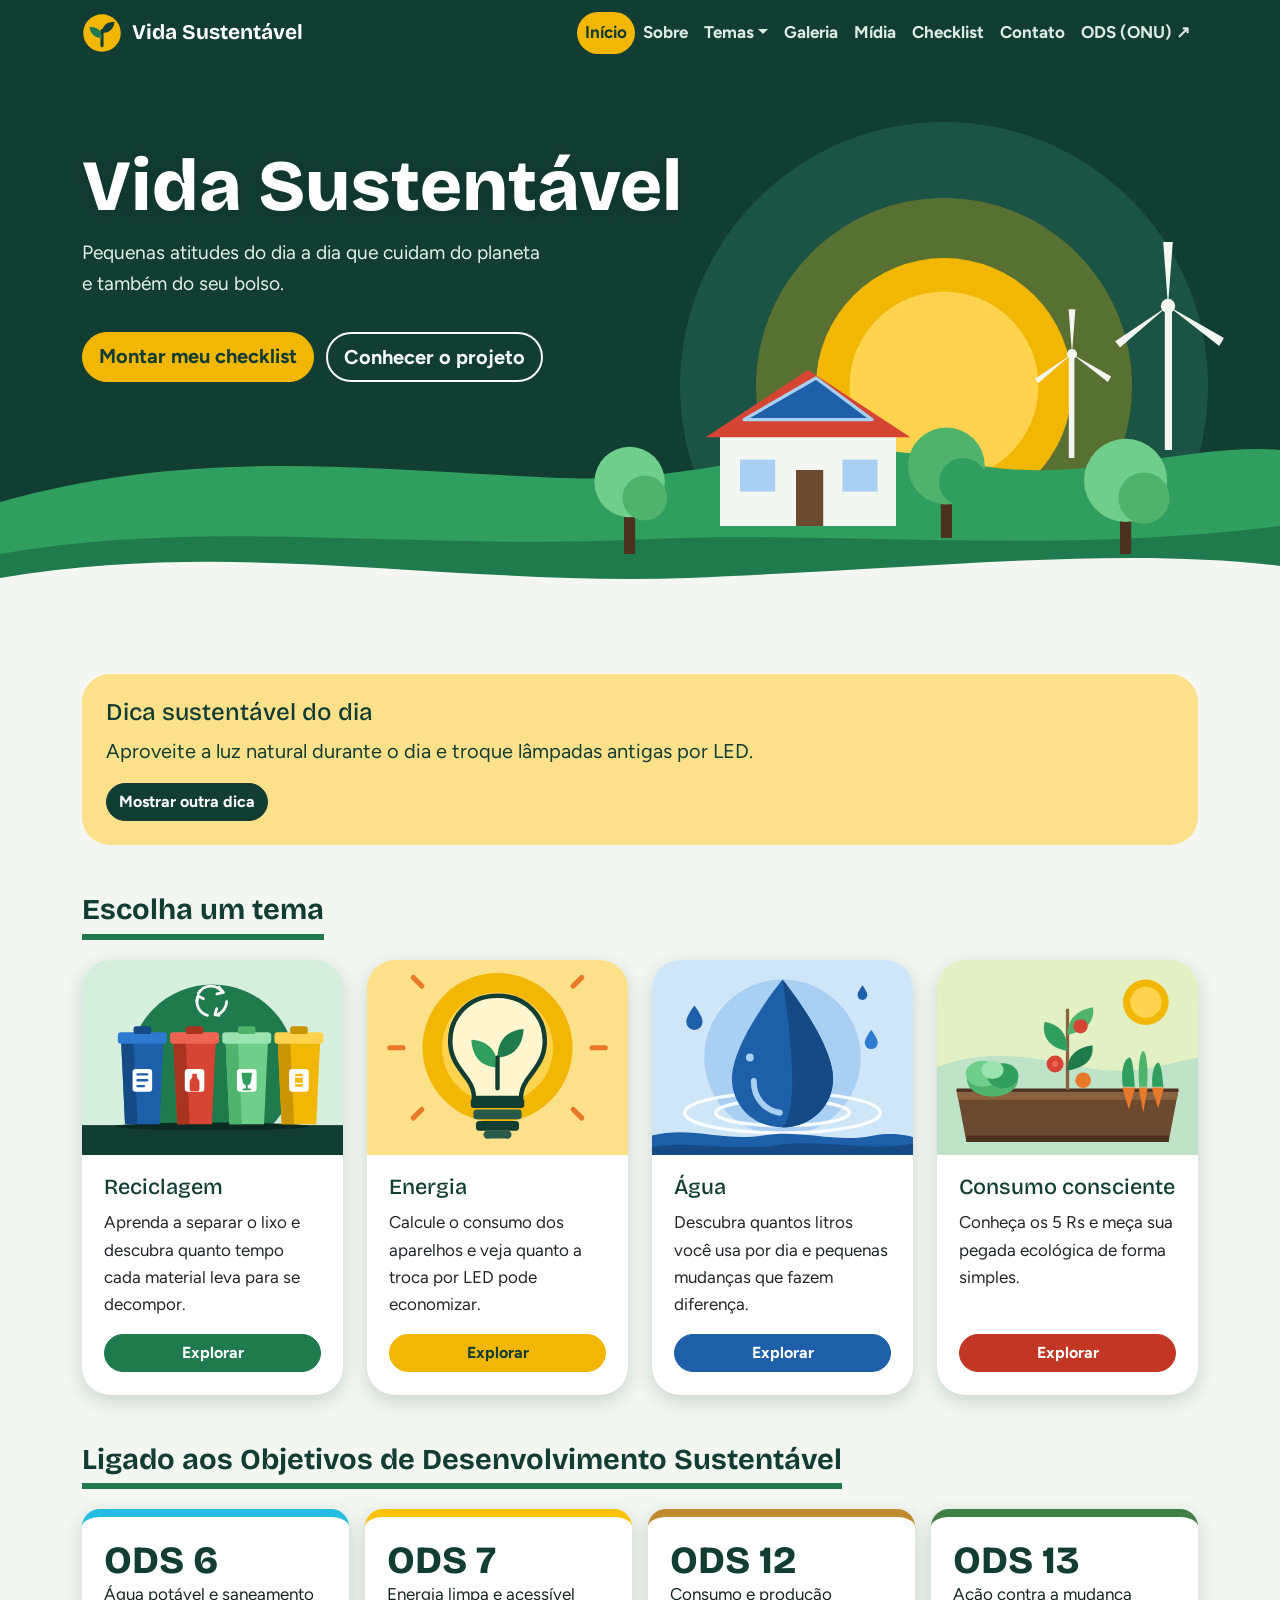
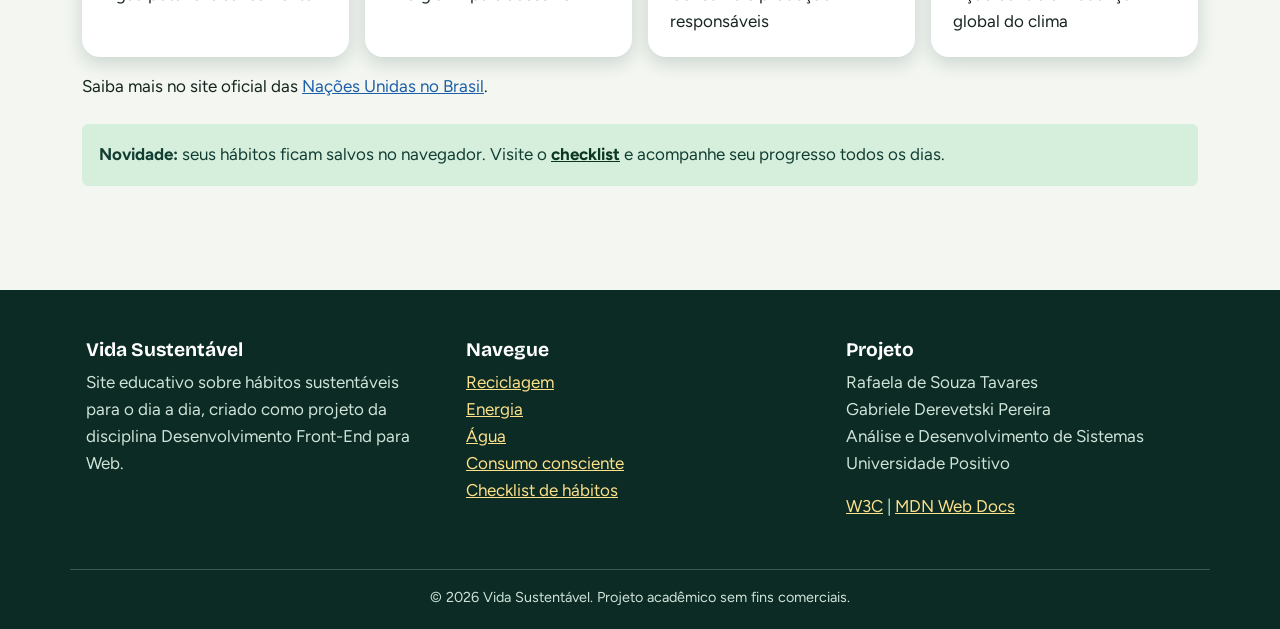
<file: index.html>
<!DOCTYPE html>
<!--
    Projeto: Vida Sustentável
    Disciplina: Desenvolvimento Front-End para Web (DFEW.08) - Universidade Positivo
    Equipe: Rafaela de Souza Tavares e Gabriele Derevetski Pereira
    Arquivo: index.html
    Descrição: página inicial do site, com apresentação, dica do dia e atalhos para os temas.
-->
<html lang="pt-BR">
<head>
    <meta charset="UTF-8">
    <meta name="viewport" content="width=device-width, initial-scale=1">
    <meta name="description" content="Site educativo com dicas de reciclagem, energia, água e consumo consciente.">
    <title>Início | Vida Sustentável</title>
    <link rel="icon" type="image/svg+xml" href="img/logo.svg">
    <link rel="stylesheet" href="css/bootstrap.min.css">
    <link rel="stylesheet" href="css/fontes.css">
    <link rel="stylesheet" href="css/estilo.css">
    <style>
        #hero {
            min-height: 560px;
        }

        #hero h1 {
            text-shadow: 0 2px 14px rgba(12, 43, 36, 0.45);
        }
    </style>
</head>
<body>
    <a class="pular-conteudo" href="#conteudo">Pular para o conteúdo</a>
    <nav class="navbar navbar-expand-lg navbar-dark navbar-vida sticky-top" aria-label="Menu principal">
        <div class="container">
            <a class="navbar-brand d-flex align-items-center" href="index.html">
                <img class="logo-menu" src="img/logo.svg" alt="Logotipo Vida Sustentável">
                <span>Vida Sustentável</span>
            </a>
            <button class="navbar-toggler" type="button" data-bs-toggle="collapse" data-bs-target="#menuPrincipal" aria-controls="menuPrincipal" aria-expanded="false" aria-label="Abrir menu">
                <span class="navbar-toggler-icon"></span>
            </button>
            <div class="collapse navbar-collapse" id="menuPrincipal">
                <ul class="navbar-nav ms-auto mb-2 mb-lg-0">
                    <li class="nav-item"><a class="nav-link active" href="index.html" aria-current="page">Início</a></li>
                    <li class="nav-item"><a class="nav-link" href="sobre.html">Sobre</a></li>
                    <li class="nav-item dropdown">
                        <a class="nav-link dropdown-toggle" href="#" role="button" data-bs-toggle="dropdown" aria-expanded="false">Temas</a>
                        <ul class="dropdown-menu">
                            <li><a class="dropdown-item" href="reciclagem.html">Reciclagem</a></li>
                            <li><a class="dropdown-item" href="energia.html">Energia</a></li>
                            <li><a class="dropdown-item" href="agua.html">Água</a></li>
                            <li><a class="dropdown-item" href="consumo.html">Consumo consciente</a></li>
                        </ul>
                    </li>
                    <li class="nav-item"><a class="nav-link" href="galeria.html">Galeria</a></li>
                    <li class="nav-item"><a class="nav-link" href="midia.html">Mídia</a></li>
                    <li class="nav-item"><a class="nav-link" href="checklist.html">Checklist</a></li>
                    <li class="nav-item"><a class="nav-link" href="contato.html">Contato</a></li>
                    <li class="nav-item"><a class="nav-link" href="https://brasil.un.org/pt-br/sdgs" target="_blank" rel="noopener noreferrer">ODS (ONU) &#8599;</a></li>
                </ul>
            </div>
        </div>
    </nav>
    <main id="conteudo">
        <section class="hero" id="hero" aria-labelledby="titulo-hero">
            <div class="container">
                <h1 id="titulo-hero">Vida Sustentável</h1>
                <p class="subtitulo" style="max-width: 460px;">Pequenas atitudes do dia a dia que cuidam do planeta e também do seu bolso.</p>
                <div class="acoes-hero">
                    <a class="btn btn-light btn-lg" href="checklist.html">Montar meu checklist</a>
                    <a class="btn btn-outline-light btn-lg" href="sobre.html">Conhecer o projeto</a>
                </div>
            </div>
        </section>
        <div class="container pb-4">
        <section class="secao" aria-labelledby="titulo-dica">
            <div class="caixa-dica">
                <h2 id="titulo-dica" class="h4">Dica sustentável do dia</h2>
                <p id="dica-texto" class="fs-5 mb-3">Carregando dica...</p>
                <button class="btn btn-success" id="botao-dica" type="button">Mostrar outra dica</button>
            </div>
        </section>

        <section class="secao" aria-labelledby="titulo-temas">
            <h2 id="titulo-temas">Escolha um tema</h2>
            <div class="row row-cols-1 row-cols-md-2 row-cols-lg-4 g-4">
                <div class="col">
                    <article class="card cartao-tema tema-reciclagem-cor">
                        <img src="img/reciclagem.svg" class="card-img-top" alt="Lixeira verde com símbolo de reciclagem">
                        <div class="card-body d-flex flex-column">
                            <h3 class="card-title h5">Reciclagem</h3>
                            <p class="card-text">Aprenda a separar o lixo e descubra quanto tempo cada material leva para se decompor.</p>
                            <a href="reciclagem.html" class="btn btn-success mt-auto">Explorar</a>
                        </div>
                    </article>
                </div>
                <div class="col">
                    <article class="card cartao-tema tema-energia-cor">
                        <img src="img/energia.svg" class="card-img-top" alt="Lâmpada acesa com raios de luz">
                        <div class="card-body d-flex flex-column">
                            <h3 class="card-title h5">Energia</h3>
                            <p class="card-text">Calcule o consumo dos aparelhos e veja quanto a troca por LED pode economizar.</p>
                            <a href="energia.html" class="btn btn-success mt-auto">Explorar</a>
                        </div>
                    </article>
                </div>
                <div class="col">
                    <article class="card cartao-tema tema-agua-cor">
                        <img src="img/agua.svg" class="card-img-top" alt="Gota de água azul">
                        <div class="card-body d-flex flex-column">
                            <h3 class="card-title h5">Água</h3>
                            <p class="card-text">Descubra quantos litros você usa por dia e pequenas mudanças que fazem diferença.</p>
                            <a href="agua.html" class="btn btn-success mt-auto">Explorar</a>
                        </div>
                    </article>
                </div>
                <div class="col">
                    <article class="card cartao-tema tema-consumo-cor">
                        <img src="img/horta.svg" class="card-img-top" alt="Planta crescendo em uma horta">
                        <div class="card-body d-flex flex-column">
                            <h3 class="card-title h5">Consumo consciente</h3>
                            <p class="card-text">Conheça os 5 Rs e meça sua pegada ecológica de forma simples.</p>
                            <a href="consumo.html" class="btn btn-success mt-auto">Explorar</a>
                        </div>
                    </article>
                </div>
            </div>
        </section>

        <section class="secao" aria-labelledby="titulo-ods">
            <h2 id="titulo-ods">Ligado aos Objetivos de Desenvolvimento Sustentável</h2>
            <div class="row g-3">
                <div class="col-6 col-lg-3"><div class="bloco-midia ods ods-6 h-100"><span class="destaque-numero">ODS 6</span>Água potável e saneamento</div></div>
                <div class="col-6 col-lg-3"><div class="bloco-midia ods ods-7 h-100"><span class="destaque-numero">ODS 7</span>Energia limpa e acessível</div></div>
                <div class="col-6 col-lg-3"><div class="bloco-midia ods ods-12 h-100"><span class="destaque-numero">ODS 12</span>Consumo e produção responsáveis</div></div>
                <div class="col-6 col-lg-3"><div class="bloco-midia ods ods-13 h-100"><span class="destaque-numero">ODS 13</span>Ação contra a mudança global do clima</div></div>
            </div>
            <p class="mt-3">Saiba mais no site oficial das <a href="https://brasil.un.org/pt-br/sdgs" target="_blank" rel="noopener noreferrer">Nações Unidas no Brasil</a>.</p>
        </section>

        <div class="alert alert-success mt-4" role="alert">
            <strong>Novidade:</strong> seus hábitos ficam salvos no navegador. Visite o <a class="alert-link" href="checklist.html">checklist</a> e acompanhe seu progresso todos os dias.
        </div>
        </div>
    </main>
    <footer class="rodape">
        <div class="colunas">
            <div>
                <h2>Vida Sustentável</h2>
                <p>Site educativo sobre hábitos sustentáveis para o dia a dia, criado como projeto da disciplina Desenvolvimento Front-End para Web.</p>
            </div>
            <div>
                <h2>Navegue</h2>
                <ul>
                    <li><a href="reciclagem.html">Reciclagem</a></li>
                    <li><a href="energia.html">Energia</a></li>
                    <li><a href="agua.html">Água</a></li>
                    <li><a href="consumo.html">Consumo consciente</a></li>
                    <li><a href="checklist.html">Checklist de hábitos</a></li>
                </ul>
            </div>
            <div>
                <h2>Projeto</h2>
                <p>Rafaela de Souza Tavares<br>Gabriele Derevetski Pereira<br>Análise e Desenvolvimento de Sistemas<br>Universidade Positivo</p>
                <p><a href="https://www.w3.org/" target="_blank" rel="noopener noreferrer">W3C</a> | <a href="https://developer.mozilla.org/pt-BR/" target="_blank" rel="noopener noreferrer">MDN Web Docs</a></p>
            </div>
        </div>
        <p class="direitos">&copy; <span id="ano-atual">2026</span> Vida Sustentável. Projeto acadêmico sem fins comerciais.</p>
    </footer>
    <script src="js/bootstrap.bundle.min.js"></script>
    <script src="js/principal.js"></script>
</body>
</html>
</file>
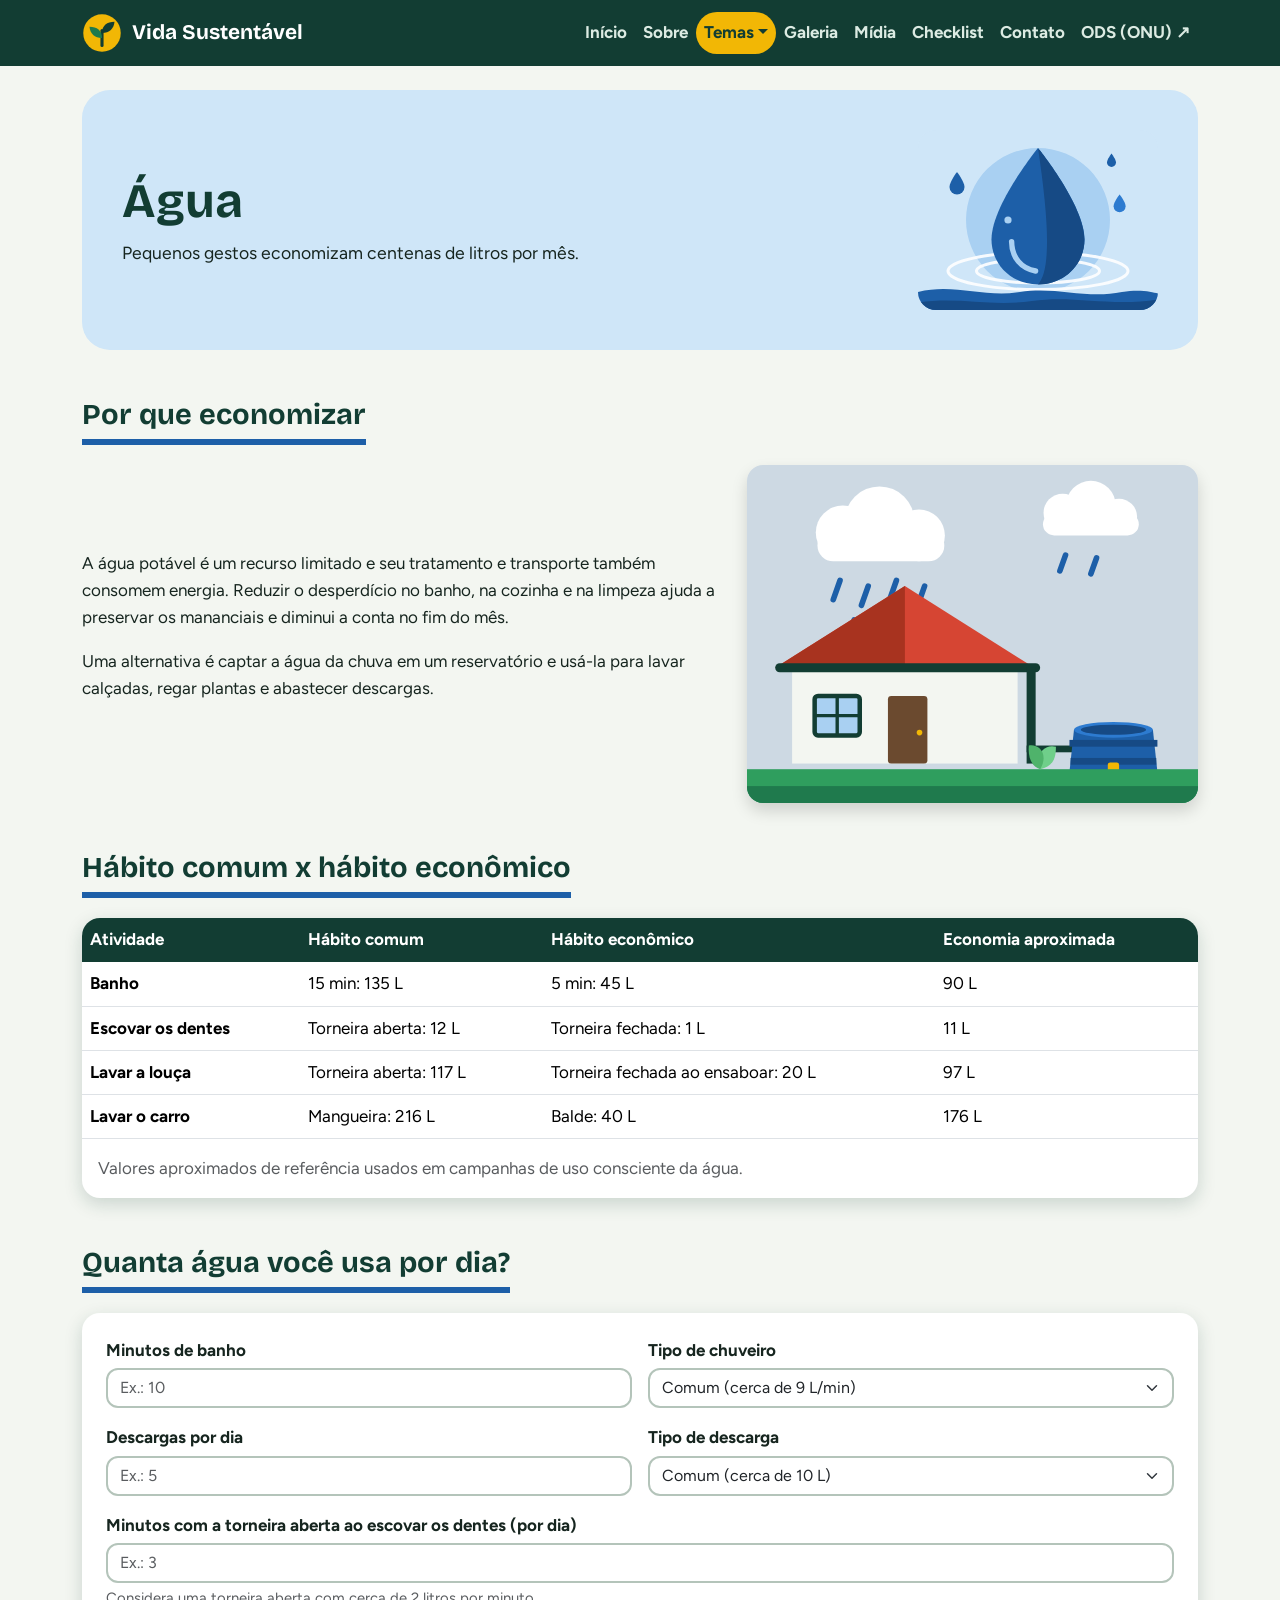
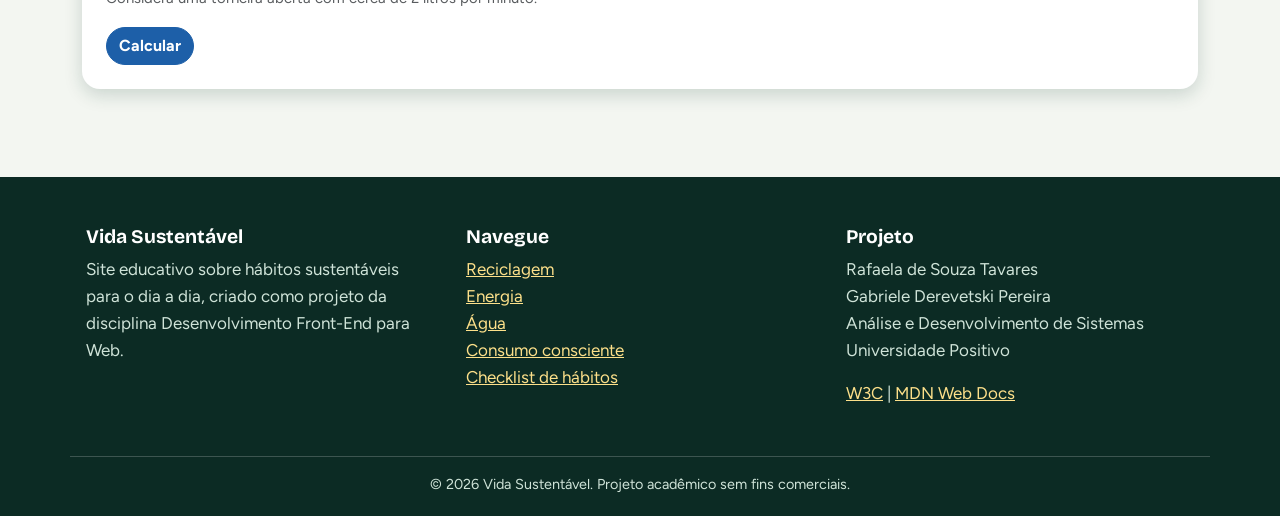
<file: agua.html>
<!DOCTYPE html>
<!--
    Projeto: Vida Sustentável
    Disciplina: Desenvolvimento Front-End para Web (DFEW.08) - Universidade Positivo
    Equipe: Rafaela de Souza Tavares e Gabriele Derevetski Pereira
    Arquivo: agua.html
    Descrição: página de água com explicação, tabela de economia e calculadora de consumo diário.
-->
<html lang="pt-BR">
<head>
    <meta charset="UTF-8">
    <meta name="viewport" content="width=device-width, initial-scale=1">
    <meta name="description" content="Descubra quanto você consome de água e como economizar no dia a dia.">
    <title>Água | Vida Sustentável</title>
    <link rel="icon" type="image/svg+xml" href="img/logo.svg">
    <link rel="stylesheet" href="css/bootstrap.min.css">
    <link rel="stylesheet" href="css/fontes.css">
    <link rel="stylesheet" href="css/estilo.css">
</head>
<body class="tema-agua">
    <a class="pular-conteudo" href="#conteudo">Pular para o conteúdo</a>
    <nav class="navbar navbar-expand-lg navbar-dark navbar-vida sticky-top" aria-label="Menu principal">
        <div class="container">
            <a class="navbar-brand d-flex align-items-center" href="index.html">
                <img class="logo-menu" src="img/logo.svg" alt="Logotipo Vida Sustentável">
                <span>Vida Sustentável</span>
            </a>
            <button class="navbar-toggler" type="button" data-bs-toggle="collapse" data-bs-target="#menuPrincipal" aria-controls="menuPrincipal" aria-expanded="false" aria-label="Abrir menu">
                <span class="navbar-toggler-icon"></span>
            </button>
            <div class="collapse navbar-collapse" id="menuPrincipal">
                <ul class="navbar-nav ms-auto mb-2 mb-lg-0">
                    <li class="nav-item"><a class="nav-link" href="index.html">Início</a></li>
                    <li class="nav-item"><a class="nav-link" href="sobre.html">Sobre</a></li>
                    <li class="nav-item dropdown">
                        <a class="nav-link dropdown-toggle active" href="#" role="button" data-bs-toggle="dropdown" aria-expanded="false">Temas</a>
                        <ul class="dropdown-menu">
                            <li><a class="dropdown-item" href="reciclagem.html">Reciclagem</a></li>
                            <li><a class="dropdown-item" href="energia.html">Energia</a></li>
                            <li><a class="dropdown-item active" href="agua.html">Água</a></li>
                            <li><a class="dropdown-item" href="consumo.html">Consumo consciente</a></li>
                        </ul>
                    </li>
                    <li class="nav-item"><a class="nav-link" href="galeria.html">Galeria</a></li>
                    <li class="nav-item"><a class="nav-link" href="midia.html">Mídia</a></li>
                    <li class="nav-item"><a class="nav-link" href="checklist.html">Checklist</a></li>
                    <li class="nav-item"><a class="nav-link" href="contato.html">Contato</a></li>
                    <li class="nav-item"><a class="nav-link" href="https://brasil.un.org/pt-br/sdgs" target="_blank" rel="noopener noreferrer">ODS (ONU) &#8599;</a></li>
                </ul>
            </div>
        </div>
    </nav>
    <main id="conteudo" class="container pb-4">
        <header class="cabecalho-pagina">
            <div>
                <h1>Água</h1>
                <p>Pequenos gestos economizam centenas de litros por mês.</p>
            </div>
            <img class="selo" src="img/agua.svg" alt="Gota de água">
        </header>

        <section class="secao" aria-labelledby="titulo-agua-intro">
            <h2 id="titulo-agua-intro">Por que economizar</h2>
            <div class="row g-4 align-items-center">
                <div class="col-md-7">
                    <p>A água potável é um recurso limitado e seu tratamento e transporte também consomem energia. Reduzir o desperdício no banho, na cozinha e na limpeza ajuda a preservar os mananciais e diminui a conta no fim do mês.</p>
                    <p>Uma alternativa é captar a água da chuva em um reservatório e usá-la para lavar calçadas, regar plantas e abastecer descargas.</p>
                </div>
                <div class="col-md-5">
                    <img class="img-fluid rounded-4 shadow" src="img/chuva.svg" alt="Nuvem com chuva caindo em um reservatório">
                </div>
            </div>
        </section>

        <section class="secao" aria-labelledby="titulo-tabela-agua">
            <h2 id="titulo-tabela-agua">Hábito comum x hábito econômico</h2>
            <div class="table-responsive tabela-vida">
                <table class="table table-hover align-middle mb-0">
                    <caption class="p-3">Valores aproximados de referência usados em campanhas de uso consciente da água.</caption>
                    <thead>
                        <tr>
                            <th scope="col">Atividade</th>
                            <th scope="col">Hábito comum</th>
                            <th scope="col">Hábito econômico</th>
                            <th scope="col">Economia aproximada</th>
                        </tr>
                    </thead>
                    <tbody>
                        <tr><th scope="row">Banho</th><td>15 min: 135 L</td><td>5 min: 45 L</td><td>90 L</td></tr>
                        <tr><th scope="row">Escovar os dentes</th><td>Torneira aberta: 12 L</td><td>Torneira fechada: 1 L</td><td>11 L</td></tr>
                        <tr><th scope="row">Lavar a louça</th><td>Torneira aberta: 117 L</td><td>Torneira fechada ao ensaboar: 20 L</td><td>97 L</td></tr>
                        <tr><th scope="row">Lavar o carro</th><td>Mangueira: 216 L</td><td>Balde: 40 L</td><td>176 L</td></tr>
                    </tbody>
                </table>
            </div>
        </section>

        <section class="secao" aria-labelledby="titulo-calc-agua">
            <h2 id="titulo-calc-agua">Quanta água você usa por dia?</h2>
            <form class="formulario-vida" id="form-agua">
                <div class="row g-3">
                    <div class="col-md-6">
                        <label for="minutos-banho" class="form-label">Minutos de banho</label>
                        <input type="number" class="form-control" id="minutos-banho" min="1" max="60" placeholder="Ex.: 10" required>
                    </div>
                    <div class="col-md-6">
                        <label for="vazao-chuveiro" class="form-label">Tipo de chuveiro</label>
                        <select class="form-select" id="vazao-chuveiro" required>
                            <option value="6">Econômico (cerca de 6 L/min)</option>
                            <option value="9" selected>Comum (cerca de 9 L/min)</option>
                            <option value="12">Alta vazão (cerca de 12 L/min)</option>
                        </select>
                    </div>
                    <div class="col-md-6">
                        <label for="descargas-dia" class="form-label">Descargas por dia</label>
                        <input type="number" class="form-control" id="descargas-dia" min="0" max="30" placeholder="Ex.: 5" required>
                    </div>
                    <div class="col-md-6">
                        <label for="litros-descarga" class="form-label">Tipo de descarga</label>
                        <select class="form-select" id="litros-descarga" required>
                            <option value="6">Caixa acoplada (cerca de 6 L)</option>
                            <option value="10" selected>Comum (cerca de 10 L)</option>
                            <option value="15">Válvula antiga (cerca de 15 L)</option>
                        </select>
                    </div>
                    <div class="col-12">
                        <label for="minutos-dentes" class="form-label">Minutos com a torneira aberta ao escovar os dentes (por dia)</label>
                        <input type="number" class="form-control" id="minutos-dentes" min="0" max="30" placeholder="Ex.: 3" required>
                        <div class="form-text">Considera uma torneira aberta com cerca de 2 litros por minuto.</div>
                    </div>
                </div>
                <button type="submit" class="btn btn-success mt-3">Calcular</button>
                <div id="resultado-agua" role="status" aria-live="polite"></div>
            </form>
        </section>
    </main>
    <footer class="rodape">
        <div class="colunas">
            <div>
                <h2>Vida Sustentável</h2>
                <p>Site educativo sobre hábitos sustentáveis para o dia a dia, criado como projeto da disciplina Desenvolvimento Front-End para Web.</p>
            </div>
            <div>
                <h2>Navegue</h2>
                <ul>
                    <li><a href="reciclagem.html">Reciclagem</a></li>
                    <li><a href="energia.html">Energia</a></li>
                    <li><a href="agua.html">Água</a></li>
                    <li><a href="consumo.html">Consumo consciente</a></li>
                    <li><a href="checklist.html">Checklist de hábitos</a></li>
                </ul>
            </div>
            <div>
                <h2>Projeto</h2>
                <p>Rafaela de Souza Tavares<br>Gabriele Derevetski Pereira<br>Análise e Desenvolvimento de Sistemas<br>Universidade Positivo</p>
                <p><a href="https://www.w3.org/" target="_blank" rel="noopener noreferrer">W3C</a> | <a href="https://developer.mozilla.org/pt-BR/" target="_blank" rel="noopener noreferrer">MDN Web Docs</a></p>
            </div>
        </div>
        <p class="direitos">&copy; <span id="ano-atual">2026</span> Vida Sustentável. Projeto acadêmico sem fins comerciais.</p>
    </footer>
    <script src="js/bootstrap.bundle.min.js"></script>
    <script src="js/principal.js"></script>
    <script src="js/calculadoras.js"></script>
</body>
</html>
</file>
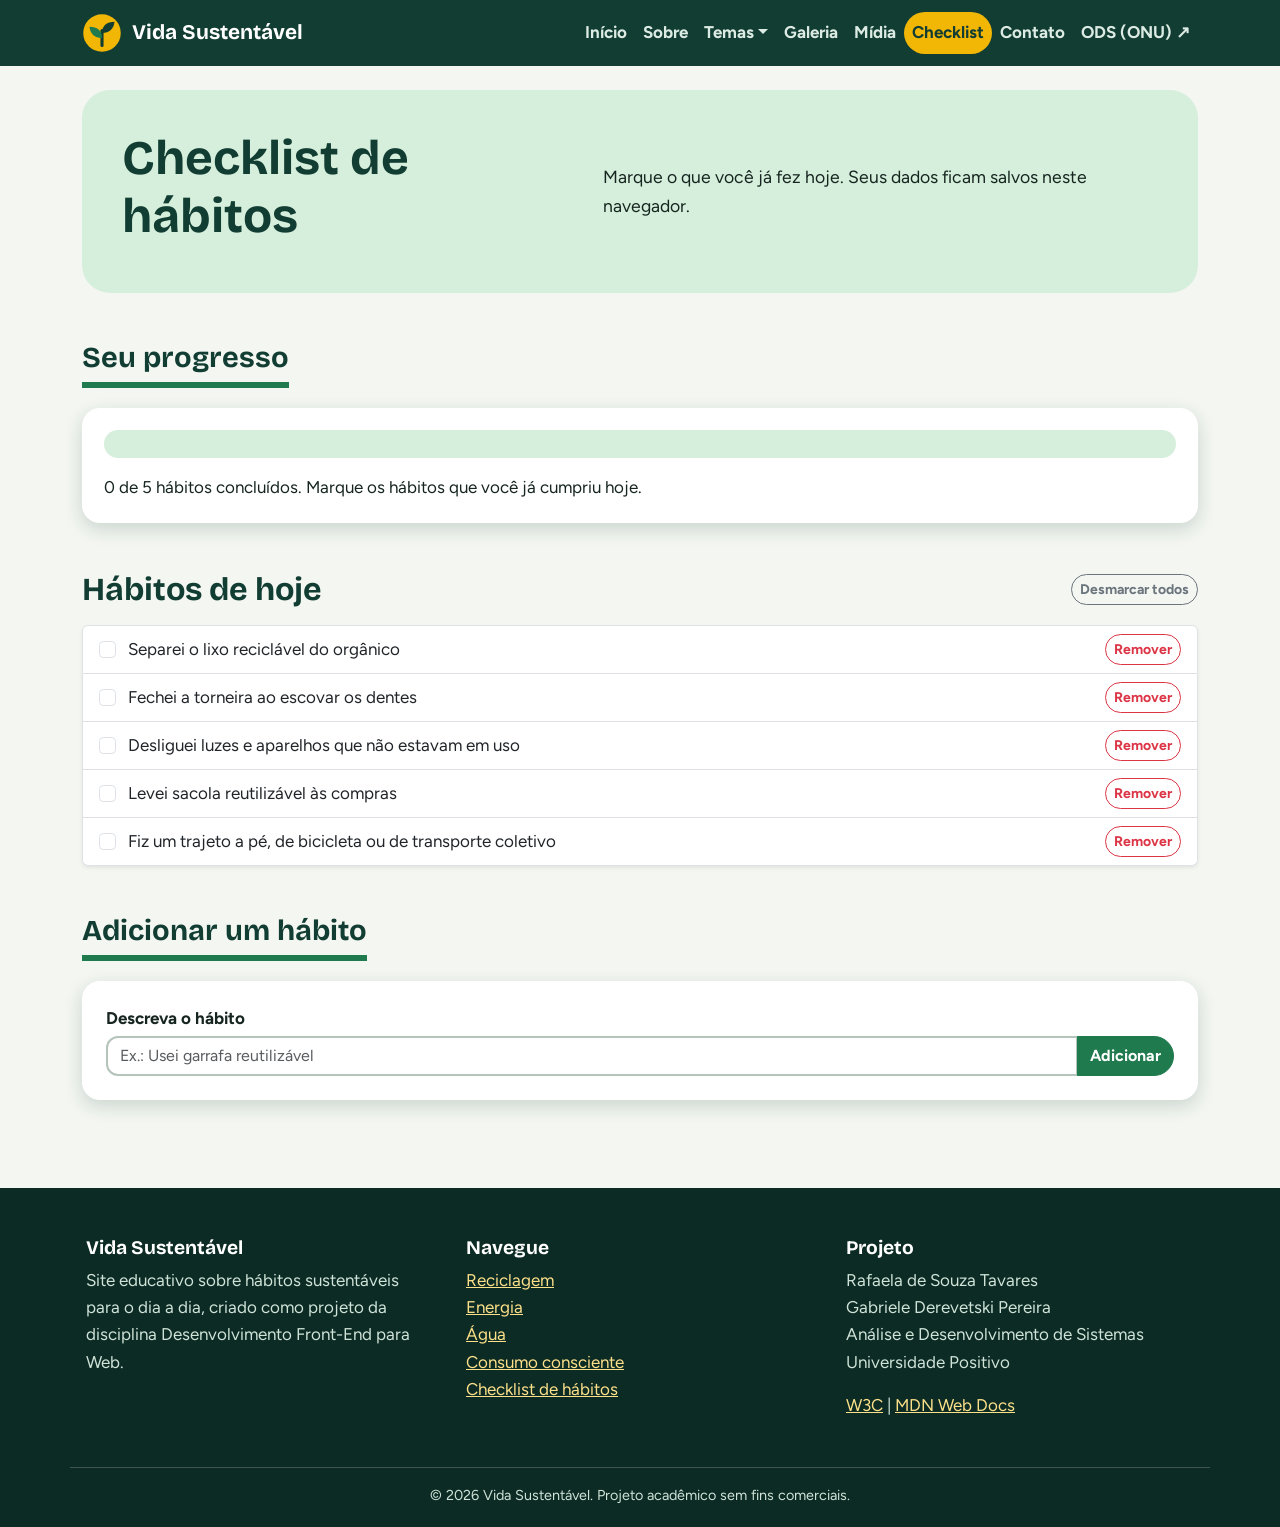
<file: checklist.html>
<!DOCTYPE html>
<!--
    Projeto: Vida Sustentável
    Disciplina: Desenvolvimento Front-End para Web (DFEW.08) - Universidade Positivo
    Equipe: Rafaela de Souza Tavares e Gabriele Derevetski Pereira
    Arquivo: checklist.html
    Descrição: checklist de hábitos com localStorage e barra de progresso.
-->
<html lang="pt-BR">
<head>
    <meta charset="UTF-8">
    <meta name="viewport" content="width=device-width, initial-scale=1">
    <meta name="description" content="Checklist de hábitos sustentáveis com progresso salvo no navegador.">
    <title>Checklist | Vida Sustentável</title>
    <link rel="icon" type="image/svg+xml" href="img/logo.svg">
    <link rel="stylesheet" href="css/bootstrap.min.css">
    <link rel="stylesheet" href="css/fontes.css">
    <link rel="stylesheet" href="css/estilo.css">
</head>
<body>
    <a class="pular-conteudo" href="#conteudo">Pular para o conteúdo</a>
    <nav class="navbar navbar-expand-lg navbar-dark navbar-vida sticky-top" aria-label="Menu principal">
        <div class="container">
            <a class="navbar-brand d-flex align-items-center" href="index.html">
                <img class="logo-menu" src="img/logo.svg" alt="Logotipo Vida Sustentável">
                <span>Vida Sustentável</span>
            </a>
            <button class="navbar-toggler" type="button" data-bs-toggle="collapse" data-bs-target="#menuPrincipal" aria-controls="menuPrincipal" aria-expanded="false" aria-label="Abrir menu">
                <span class="navbar-toggler-icon"></span>
            </button>
            <div class="collapse navbar-collapse" id="menuPrincipal">
                <ul class="navbar-nav ms-auto mb-2 mb-lg-0">
                    <li class="nav-item"><a class="nav-link" href="index.html">Início</a></li>
                    <li class="nav-item"><a class="nav-link" href="sobre.html">Sobre</a></li>
                    <li class="nav-item dropdown">
                        <a class="nav-link dropdown-toggle" href="#" role="button" data-bs-toggle="dropdown" aria-expanded="false">Temas</a>
                        <ul class="dropdown-menu">
                            <li><a class="dropdown-item" href="reciclagem.html">Reciclagem</a></li>
                            <li><a class="dropdown-item" href="energia.html">Energia</a></li>
                            <li><a class="dropdown-item" href="agua.html">Água</a></li>
                            <li><a class="dropdown-item" href="consumo.html">Consumo consciente</a></li>
                        </ul>
                    </li>
                    <li class="nav-item"><a class="nav-link" href="galeria.html">Galeria</a></li>
                    <li class="nav-item"><a class="nav-link" href="midia.html">Mídia</a></li>
                    <li class="nav-item"><a class="nav-link active" href="checklist.html" aria-current="page">Checklist</a></li>
                    <li class="nav-item"><a class="nav-link" href="contato.html">Contato</a></li>
                    <li class="nav-item"><a class="nav-link" href="https://brasil.un.org/pt-br/sdgs" target="_blank" rel="noopener noreferrer">ODS (ONU) &#8599;</a></li>
                </ul>
            </div>
        </div>
    </nav>
    <main id="conteudo" class="container pb-4">
        <header class="cabecalho-pagina">
            <h1>Checklist de hábitos</h1>
            <p>Marque o que você já fez hoje. Seus dados ficam salvos neste navegador.</p>
        </header>

        <section class="secao" aria-labelledby="titulo-progresso">
            <h2 id="titulo-progresso">Seu progresso</h2>
            <div class="bloco-midia">
                <div class="progress" role="progressbar" aria-label="Progresso dos hábitos" aria-valuenow="0" aria-valuemin="0" aria-valuemax="100" style="height: 1.75rem;">
                    <div class="progress-bar bg-success fw-bold" id="barra-progresso" style="width: 0%;">0%</div>
                </div>
                <p id="texto-progresso" class="mt-3 mb-0" role="status" aria-live="polite"></p>
            </div>
        </section>

        <section class="secao" aria-labelledby="titulo-lista">
            <div class="d-flex flex-wrap justify-content-between align-items-center gap-2 mb-3">
                <h2 id="titulo-lista" class="mb-0 border-0 pb-0">Hábitos de hoje</h2>
                <button type="button" class="btn btn-outline-secondary btn-sm" id="botao-desmarcar">Desmarcar todos</button>
            </div>
            <ul class="list-group shadow-sm" id="lista-habitos"></ul>
        </section>

        <section class="secao" aria-labelledby="titulo-novo">
            <h2 id="titulo-novo">Adicionar um hábito</h2>
            <form class="formulario-vida" id="form-habito">
                <label for="novo-habito" class="form-label">Descreva o hábito</label>
                <div class="input-group">
                    <input type="text" class="form-control" id="novo-habito" name="novo-habito" placeholder="Ex.: Usei garrafa reutilizável" minlength="5" maxlength="80" required>
                    <button type="submit" class="btn btn-success">Adicionar</button>
                </div>
                <div id="aviso-habito" role="status" aria-live="polite"></div>
            </form>
        </section>
    </main>
    <footer class="rodape">
        <div class="colunas">
            <div>
                <h2>Vida Sustentável</h2>
                <p>Site educativo sobre hábitos sustentáveis para o dia a dia, criado como projeto da disciplina Desenvolvimento Front-End para Web.</p>
            </div>
            <div>
                <h2>Navegue</h2>
                <ul>
                    <li><a href="reciclagem.html">Reciclagem</a></li>
                    <li><a href="energia.html">Energia</a></li>
                    <li><a href="agua.html">Água</a></li>
                    <li><a href="consumo.html">Consumo consciente</a></li>
                    <li><a href="checklist.html">Checklist de hábitos</a></li>
                </ul>
            </div>
            <div>
                <h2>Projeto</h2>
                <p>Rafaela de Souza Tavares<br>Gabriele Derevetski Pereira<br>Análise e Desenvolvimento de Sistemas<br>Universidade Positivo</p>
                <p><a href="https://www.w3.org/" target="_blank" rel="noopener noreferrer">W3C</a> | <a href="https://developer.mozilla.org/pt-BR/" target="_blank" rel="noopener noreferrer">MDN Web Docs</a></p>
            </div>
        </div>
        <p class="direitos">&copy; <span id="ano-atual">2026</span> Vida Sustentável. Projeto acadêmico sem fins comerciais.</p>
    </footer>
    <script src="js/bootstrap.bundle.min.js"></script>
    <script src="js/principal.js"></script>
    <script src="js/checklist.js"></script>
</body>
</html>
</file>
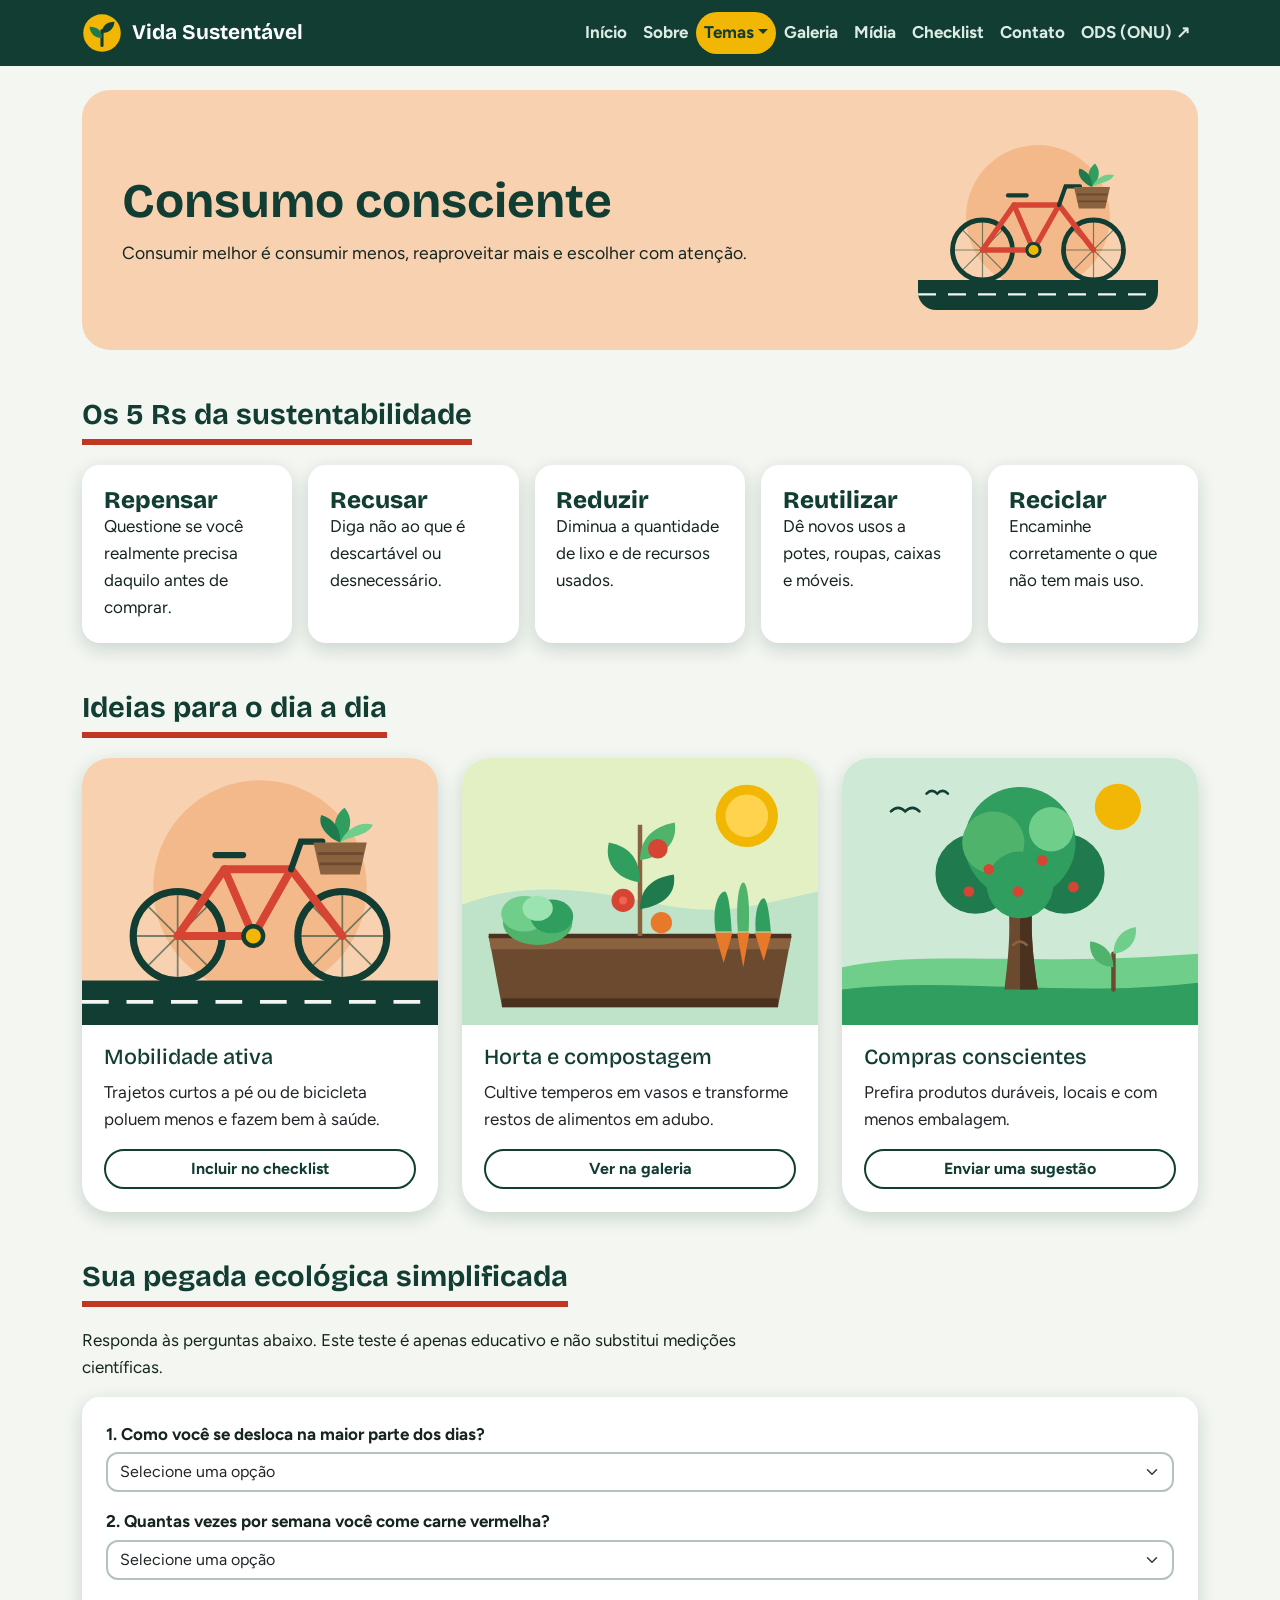
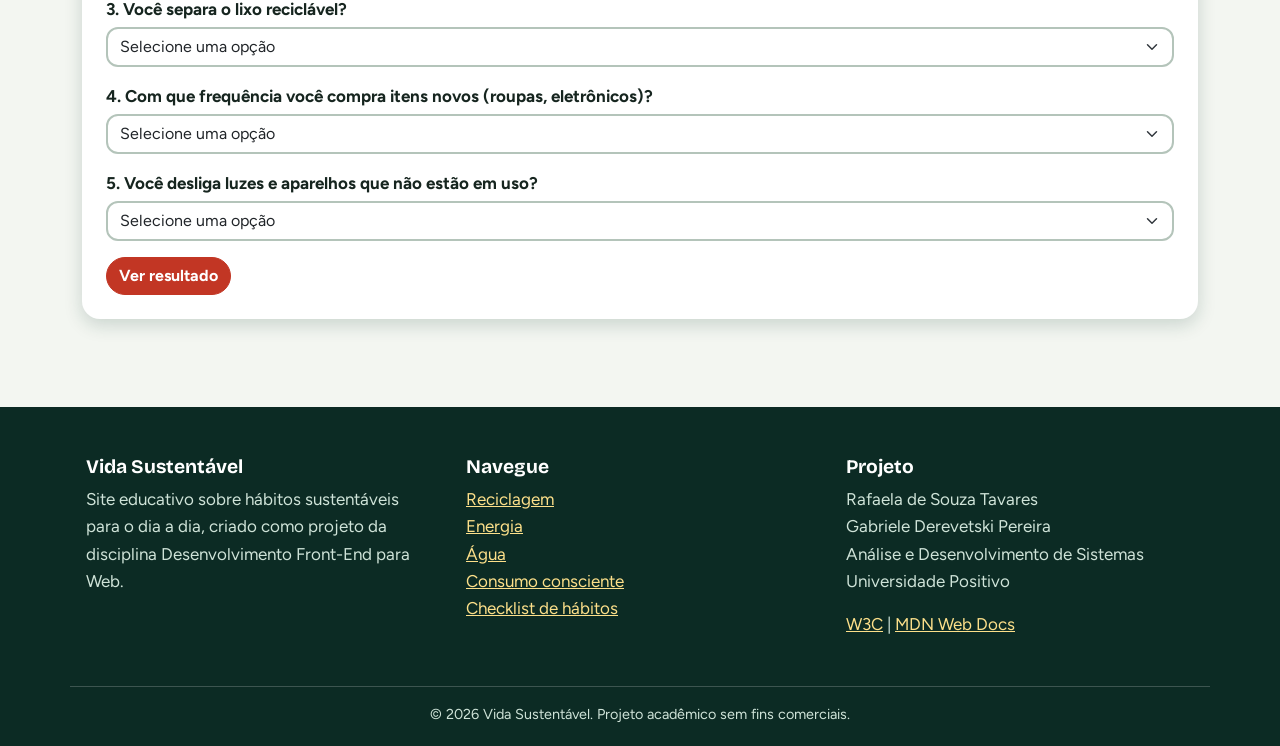
<file: consumo.html>
<!DOCTYPE html>
<!--
    Projeto: Vida Sustentável
    Disciplina: Desenvolvimento Front-End para Web (DFEW.08) - Universidade Positivo
    Equipe: Rafaela de Souza Tavares e Gabriele Derevetski Pereira
    Arquivo: consumo.html
    Descrição: página de consumo consciente com os 5 Rs, ideias e questionário de pegada.
-->
<html lang="pt-BR">
<head>
    <meta charset="UTF-8">
    <meta name="viewport" content="width=device-width, initial-scale=1">
    <meta name="description" content="Conheça os 5 Rs e faça um teste de pegada ecológica simplificada.">
    <title>Consumo consciente | Vida Sustentável</title>
    <link rel="icon" type="image/svg+xml" href="img/logo.svg">
    <link rel="stylesheet" href="css/bootstrap.min.css">
    <link rel="stylesheet" href="css/fontes.css">
    <link rel="stylesheet" href="css/estilo.css">
</head>
<body class="tema-consumo">
    <a class="pular-conteudo" href="#conteudo">Pular para o conteúdo</a>
    <nav class="navbar navbar-expand-lg navbar-dark navbar-vida sticky-top" aria-label="Menu principal">
        <div class="container">
            <a class="navbar-brand d-flex align-items-center" href="index.html">
                <img class="logo-menu" src="img/logo.svg" alt="Logotipo Vida Sustentável">
                <span>Vida Sustentável</span>
            </a>
            <button class="navbar-toggler" type="button" data-bs-toggle="collapse" data-bs-target="#menuPrincipal" aria-controls="menuPrincipal" aria-expanded="false" aria-label="Abrir menu">
                <span class="navbar-toggler-icon"></span>
            </button>
            <div class="collapse navbar-collapse" id="menuPrincipal">
                <ul class="navbar-nav ms-auto mb-2 mb-lg-0">
                    <li class="nav-item"><a class="nav-link" href="index.html">Início</a></li>
                    <li class="nav-item"><a class="nav-link" href="sobre.html">Sobre</a></li>
                    <li class="nav-item dropdown">
                        <a class="nav-link dropdown-toggle active" href="#" role="button" data-bs-toggle="dropdown" aria-expanded="false">Temas</a>
                        <ul class="dropdown-menu">
                            <li><a class="dropdown-item" href="reciclagem.html">Reciclagem</a></li>
                            <li><a class="dropdown-item" href="energia.html">Energia</a></li>
                            <li><a class="dropdown-item" href="agua.html">Água</a></li>
                            <li><a class="dropdown-item active" href="consumo.html">Consumo consciente</a></li>
                        </ul>
                    </li>
                    <li class="nav-item"><a class="nav-link" href="galeria.html">Galeria</a></li>
                    <li class="nav-item"><a class="nav-link" href="midia.html">Mídia</a></li>
                    <li class="nav-item"><a class="nav-link" href="checklist.html">Checklist</a></li>
                    <li class="nav-item"><a class="nav-link" href="contato.html">Contato</a></li>
                    <li class="nav-item"><a class="nav-link" href="https://brasil.un.org/pt-br/sdgs" target="_blank" rel="noopener noreferrer">ODS (ONU) &#8599;</a></li>
                </ul>
            </div>
        </div>
    </nav>
    <main id="conteudo" class="container pb-4">
        <header class="cabecalho-pagina">
            <div>
                <h1>Consumo consciente</h1>
                <p>Consumir melhor é consumir menos, reaproveitar mais e escolher com atenção.</p>
            </div>
            <img class="selo" src="img/bike.svg" alt="Bicicleta com uma planta na cesta">
        </header>

        <section class="secao" aria-labelledby="titulo-5rs">
            <h2 id="titulo-5rs">Os 5 Rs da sustentabilidade</h2>
            <div class="row row-cols-1 row-cols-md-2 row-cols-lg-5 g-3">
                <div class="col"><div class="bloco-midia h-100"><span class="destaque-numero fs-4">Repensar</span>Questione se você realmente precisa daquilo antes de comprar.</div></div>
                <div class="col"><div class="bloco-midia h-100"><span class="destaque-numero fs-4">Recusar</span>Diga não ao que é descartável ou desnecessário.</div></div>
                <div class="col"><div class="bloco-midia h-100"><span class="destaque-numero fs-4">Reduzir</span>Diminua a quantidade de lixo e de recursos usados.</div></div>
                <div class="col"><div class="bloco-midia h-100"><span class="destaque-numero fs-4">Reutilizar</span>Dê novos usos a potes, roupas, caixas e móveis.</div></div>
                <div class="col"><div class="bloco-midia h-100"><span class="destaque-numero fs-4">Reciclar</span>Encaminhe corretamente o que não tem mais uso.</div></div>
            </div>
        </section>

        <section class="secao" aria-labelledby="titulo-ideias">
            <h2 id="titulo-ideias">Ideias para o dia a dia</h2>
            <div class="row row-cols-1 row-cols-md-3 g-4">
                <div class="col">
                    <article class="card cartao-tema">
                        <img src="img/bike.svg" class="card-img-top" alt="Bicicleta">
                        <div class="card-body d-flex flex-column">
                            <h3 class="card-title h5">Mobilidade ativa</h3>
                            <p class="card-text">Trajetos curtos a pé ou de bicicleta poluem menos e fazem bem à saúde.</p>
                            <a class="btn btn-outline-success mt-auto" href="checklist.html">Incluir no checklist</a>
                        </div>
                    </article>
                </div>
                <div class="col">
                    <article class="card cartao-tema">
                        <img src="img/horta.svg" class="card-img-top" alt="Horta com plantas e legumes">
                        <div class="card-body d-flex flex-column">
                            <h3 class="card-title h5">Horta e compostagem</h3>
                            <p class="card-text">Cultive temperos em vasos e transforme restos de alimentos em adubo.</p>
                            <a class="btn btn-outline-success mt-auto" href="galeria.html">Ver na galeria</a>
                        </div>
                    </article>
                </div>
                <div class="col">
                    <article class="card cartao-tema">
                        <img src="img/arvore.svg" class="card-img-top" alt="Árvore frondosa">
                        <div class="card-body d-flex flex-column">
                            <h3 class="card-title h5">Compras conscientes</h3>
                            <p class="card-text">Prefira produtos duráveis, locais e com menos embalagem.</p>
                            <a class="btn btn-outline-success mt-auto" href="contato.html">Enviar uma sugestão</a>
                        </div>
                    </article>
                </div>
            </div>
        </section>

        <section class="secao" aria-labelledby="titulo-pegada">
            <h2 id="titulo-pegada">Sua pegada ecológica simplificada</h2>
            <p>Responda às perguntas abaixo. Este teste é apenas educativo e não substitui medições científicas.</p>
            <form class="formulario-vida" id="form-pegada">
                <div id="perguntas-pegada"></div>
                <button type="submit" class="btn btn-success">Ver resultado</button>
                <div id="resultado-pegada" role="status" aria-live="polite"></div>
            </form>
        </section>
    </main>
    <footer class="rodape">
        <div class="colunas">
            <div>
                <h2>Vida Sustentável</h2>
                <p>Site educativo sobre hábitos sustentáveis para o dia a dia, criado como projeto da disciplina Desenvolvimento Front-End para Web.</p>
            </div>
            <div>
                <h2>Navegue</h2>
                <ul>
                    <li><a href="reciclagem.html">Reciclagem</a></li>
                    <li><a href="energia.html">Energia</a></li>
                    <li><a href="agua.html">Água</a></li>
                    <li><a href="consumo.html">Consumo consciente</a></li>
                    <li><a href="checklist.html">Checklist de hábitos</a></li>
                </ul>
            </div>
            <div>
                <h2>Projeto</h2>
                <p>Rafaela de Souza Tavares<br>Gabriele Derevetski Pereira<br>Análise e Desenvolvimento de Sistemas<br>Universidade Positivo</p>
                <p><a href="https://www.w3.org/" target="_blank" rel="noopener noreferrer">W3C</a> | <a href="https://developer.mozilla.org/pt-BR/" target="_blank" rel="noopener noreferrer">MDN Web Docs</a></p>
            </div>
        </div>
        <p class="direitos">&copy; <span id="ano-atual">2026</span> Vida Sustentável. Projeto acadêmico sem fins comerciais.</p>
    </footer>
    <script src="js/bootstrap.bundle.min.js"></script>
    <script src="js/principal.js"></script>
    <script src="js/consumo.js"></script>
</body>
</html>
</file>
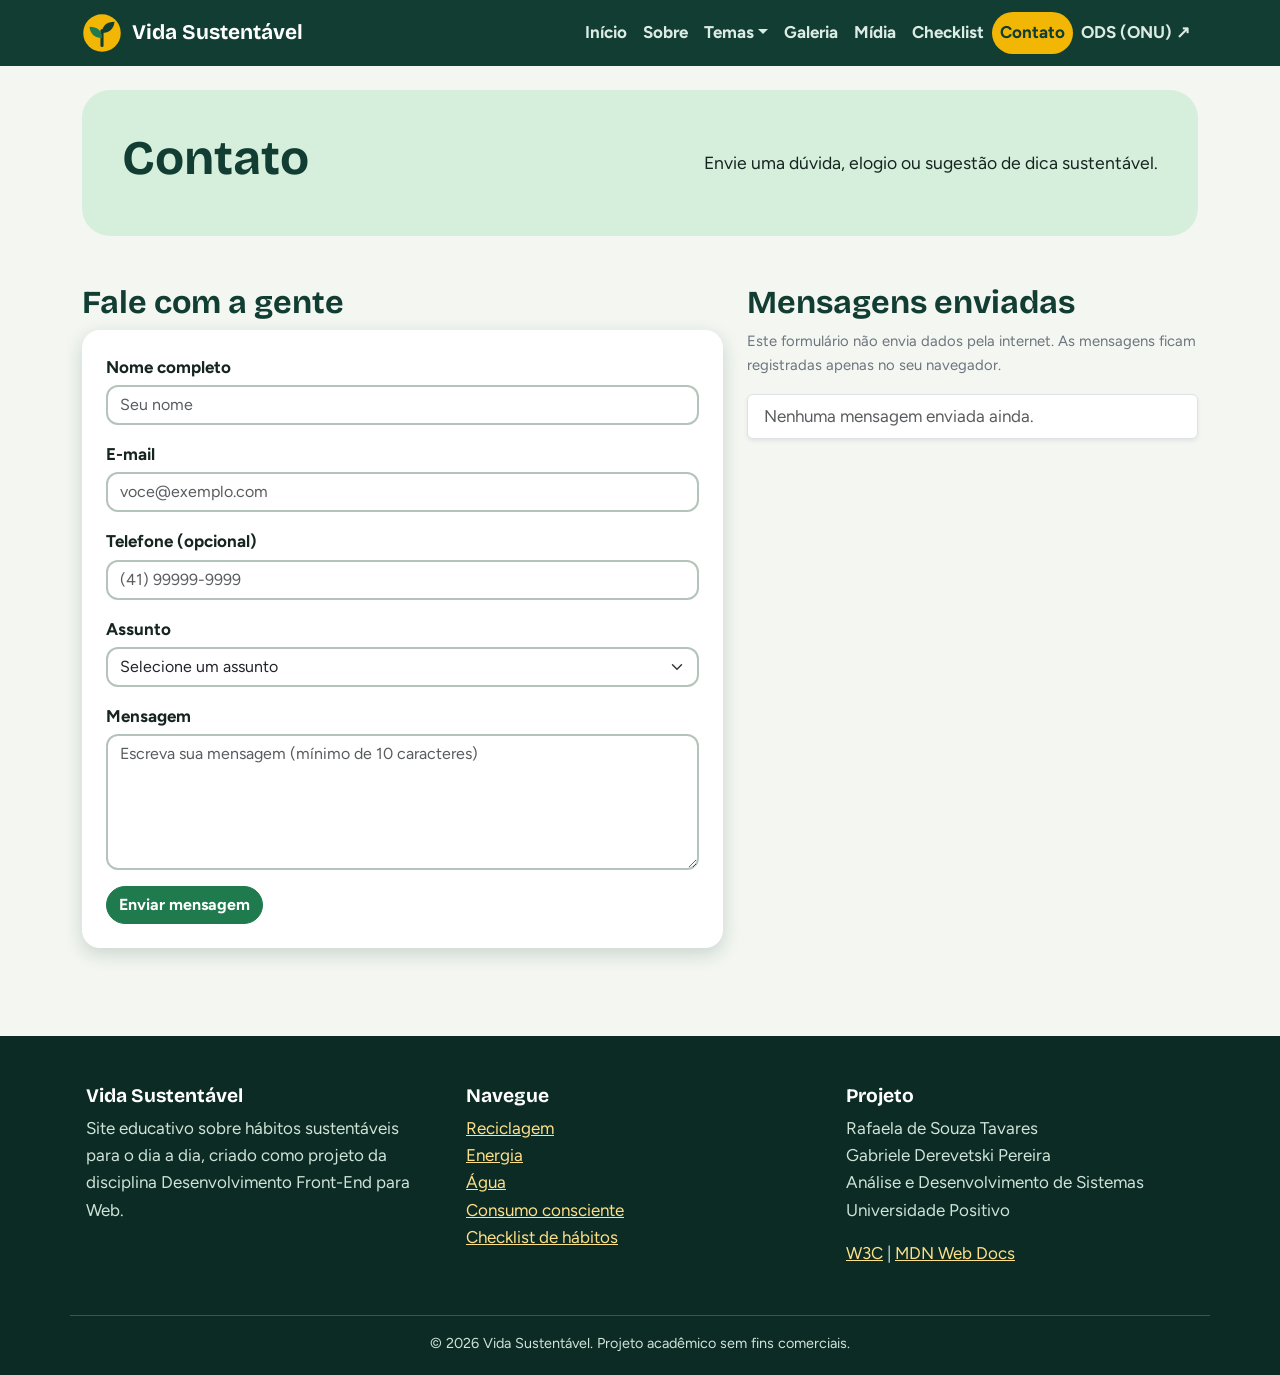
<file: contato.html>
<!DOCTYPE html>
<!--
    Projeto: Vida Sustentável
    Disciplina: Desenvolvimento Front-End para Web (DFEW.08) - Universidade Positivo
    Equipe: Rafaela de Souza Tavares e Gabriele Derevetski Pereira
    Arquivo: contato.html
    Descrição: formulário de contato com validações nativas e armazenamento local.
-->
<html lang="pt-BR">
<head>
    <meta charset="UTF-8">
    <meta name="viewport" content="width=device-width, initial-scale=1">
    <meta name="description" content="Formulário de contato com validação e mensagens salvas no navegador.">
    <title>Contato | Vida Sustentável</title>
    <link rel="icon" type="image/svg+xml" href="img/logo.svg">
    <link rel="stylesheet" href="css/bootstrap.min.css">
    <link rel="stylesheet" href="css/fontes.css">
    <link rel="stylesheet" href="css/estilo.css">
</head>
<body>
    <a class="pular-conteudo" href="#conteudo">Pular para o conteúdo</a>
    <nav class="navbar navbar-expand-lg navbar-dark navbar-vida sticky-top" aria-label="Menu principal">
        <div class="container">
            <a class="navbar-brand d-flex align-items-center" href="index.html">
                <img class="logo-menu" src="img/logo.svg" alt="Logotipo Vida Sustentável">
                <span>Vida Sustentável</span>
            </a>
            <button class="navbar-toggler" type="button" data-bs-toggle="collapse" data-bs-target="#menuPrincipal" aria-controls="menuPrincipal" aria-expanded="false" aria-label="Abrir menu">
                <span class="navbar-toggler-icon"></span>
            </button>
            <div class="collapse navbar-collapse" id="menuPrincipal">
                <ul class="navbar-nav ms-auto mb-2 mb-lg-0">
                    <li class="nav-item"><a class="nav-link" href="index.html">Início</a></li>
                    <li class="nav-item"><a class="nav-link" href="sobre.html">Sobre</a></li>
                    <li class="nav-item dropdown">
                        <a class="nav-link dropdown-toggle" href="#" role="button" data-bs-toggle="dropdown" aria-expanded="false">Temas</a>
                        <ul class="dropdown-menu">
                            <li><a class="dropdown-item" href="reciclagem.html">Reciclagem</a></li>
                            <li><a class="dropdown-item" href="energia.html">Energia</a></li>
                            <li><a class="dropdown-item" href="agua.html">Água</a></li>
                            <li><a class="dropdown-item" href="consumo.html">Consumo consciente</a></li>
                        </ul>
                    </li>
                    <li class="nav-item"><a class="nav-link" href="galeria.html">Galeria</a></li>
                    <li class="nav-item"><a class="nav-link" href="midia.html">Mídia</a></li>
                    <li class="nav-item"><a class="nav-link" href="checklist.html">Checklist</a></li>
                    <li class="nav-item"><a class="nav-link active" href="contato.html" aria-current="page">Contato</a></li>
                    <li class="nav-item"><a class="nav-link" href="https://brasil.un.org/pt-br/sdgs" target="_blank" rel="noopener noreferrer">ODS (ONU) &#8599;</a></li>
                </ul>
            </div>
        </div>
    </nav>
    <main id="conteudo" class="container pb-4">
        <header class="cabecalho-pagina">
            <h1>Contato</h1>
            <p>Envie uma dúvida, elogio ou sugestão de dica sustentável.</p>
        </header>

        <section class="secao" aria-labelledby="titulo-form">
            <div class="row g-4">
                <div class="col-lg-7">
                    <h2 id="titulo-form">Fale com a gente</h2>
                    <form class="formulario-vida" id="form-contato" action="#" method="post">
                        <div class="mb-3">
                            <label for="nome" class="form-label">Nome completo</label>
                            <input type="text" class="form-control" id="nome" name="nome" placeholder="Seu nome" minlength="3" maxlength="80" pattern="[A-Za-zÀ-ÿ\s]+" title="Use apenas letras e espaços" required>
                        </div>
                        <div class="mb-3">
                            <label for="email" class="form-label">E-mail</label>
                            <input type="email" class="form-control" id="email" name="email" placeholder="voce@exemplo.com" required>
                        </div>
                        <div class="mb-3">
                            <label for="telefone" class="form-label">Telefone (opcional)</label>
                            <input type="text" class="form-control" id="telefone" name="telefone" placeholder="(41) 99999-9999" pattern="\(?\d{2}\)?\s?\d{4,5}-?\d{4}" title="Use o formato (41) 99999-9999">
                        </div>
                        <div class="mb-3">
                            <label for="assunto" class="form-label">Assunto</label>
                            <select class="form-select" id="assunto" name="assunto" required>
                                <option value="">Selecione um assunto</option>
                                <option>Dúvida</option>
                                <option>Sugestão de dica</option>
                                <option>Elogio</option>
                                <option>Outro</option>
                            </select>
                        </div>
                        <div class="mb-3">
                            <label for="mensagem" class="form-label">Mensagem</label>
                            <textarea class="form-control" id="mensagem" name="mensagem" rows="5" placeholder="Escreva sua mensagem (mínimo de 10 caracteres)" minlength="10" maxlength="500" required></textarea>
                        </div>
                        <button type="submit" class="btn btn-success" id="botao-enviar">Enviar mensagem</button>
                        <div id="aviso-contato" role="status" aria-live="polite"></div>
                    </form>
                </div>
                <div class="col-lg-5">
                    <h2>Mensagens enviadas</h2>
                    <p class="small text-secondary">Este formulário não envia dados pela internet. As mensagens ficam registradas apenas no seu navegador.</p>
                    <ul class="list-group shadow-sm" id="lista-mensagens"></ul>
                </div>
            </div>
        </section>
    </main>
    <footer class="rodape">
        <div class="colunas">
            <div>
                <h2>Vida Sustentável</h2>
                <p>Site educativo sobre hábitos sustentáveis para o dia a dia, criado como projeto da disciplina Desenvolvimento Front-End para Web.</p>
            </div>
            <div>
                <h2>Navegue</h2>
                <ul>
                    <li><a href="reciclagem.html">Reciclagem</a></li>
                    <li><a href="energia.html">Energia</a></li>
                    <li><a href="agua.html">Água</a></li>
                    <li><a href="consumo.html">Consumo consciente</a></li>
                    <li><a href="checklist.html">Checklist de hábitos</a></li>
                </ul>
            </div>
            <div>
                <h2>Projeto</h2>
                <p>Rafaela de Souza Tavares<br>Gabriele Derevetski Pereira<br>Análise e Desenvolvimento de Sistemas<br>Universidade Positivo</p>
                <p><a href="https://www.w3.org/" target="_blank" rel="noopener noreferrer">W3C</a> | <a href="https://developer.mozilla.org/pt-BR/" target="_blank" rel="noopener noreferrer">MDN Web Docs</a></p>
            </div>
        </div>
        <p class="direitos">&copy; <span id="ano-atual">2026</span> Vida Sustentável. Projeto acadêmico sem fins comerciais.</p>
    </footer>
    <script src="js/bootstrap.bundle.min.js"></script>
    <script src="js/principal.js"></script>
    <script src="js/contato.js"></script>
</body>
</html>
</file>
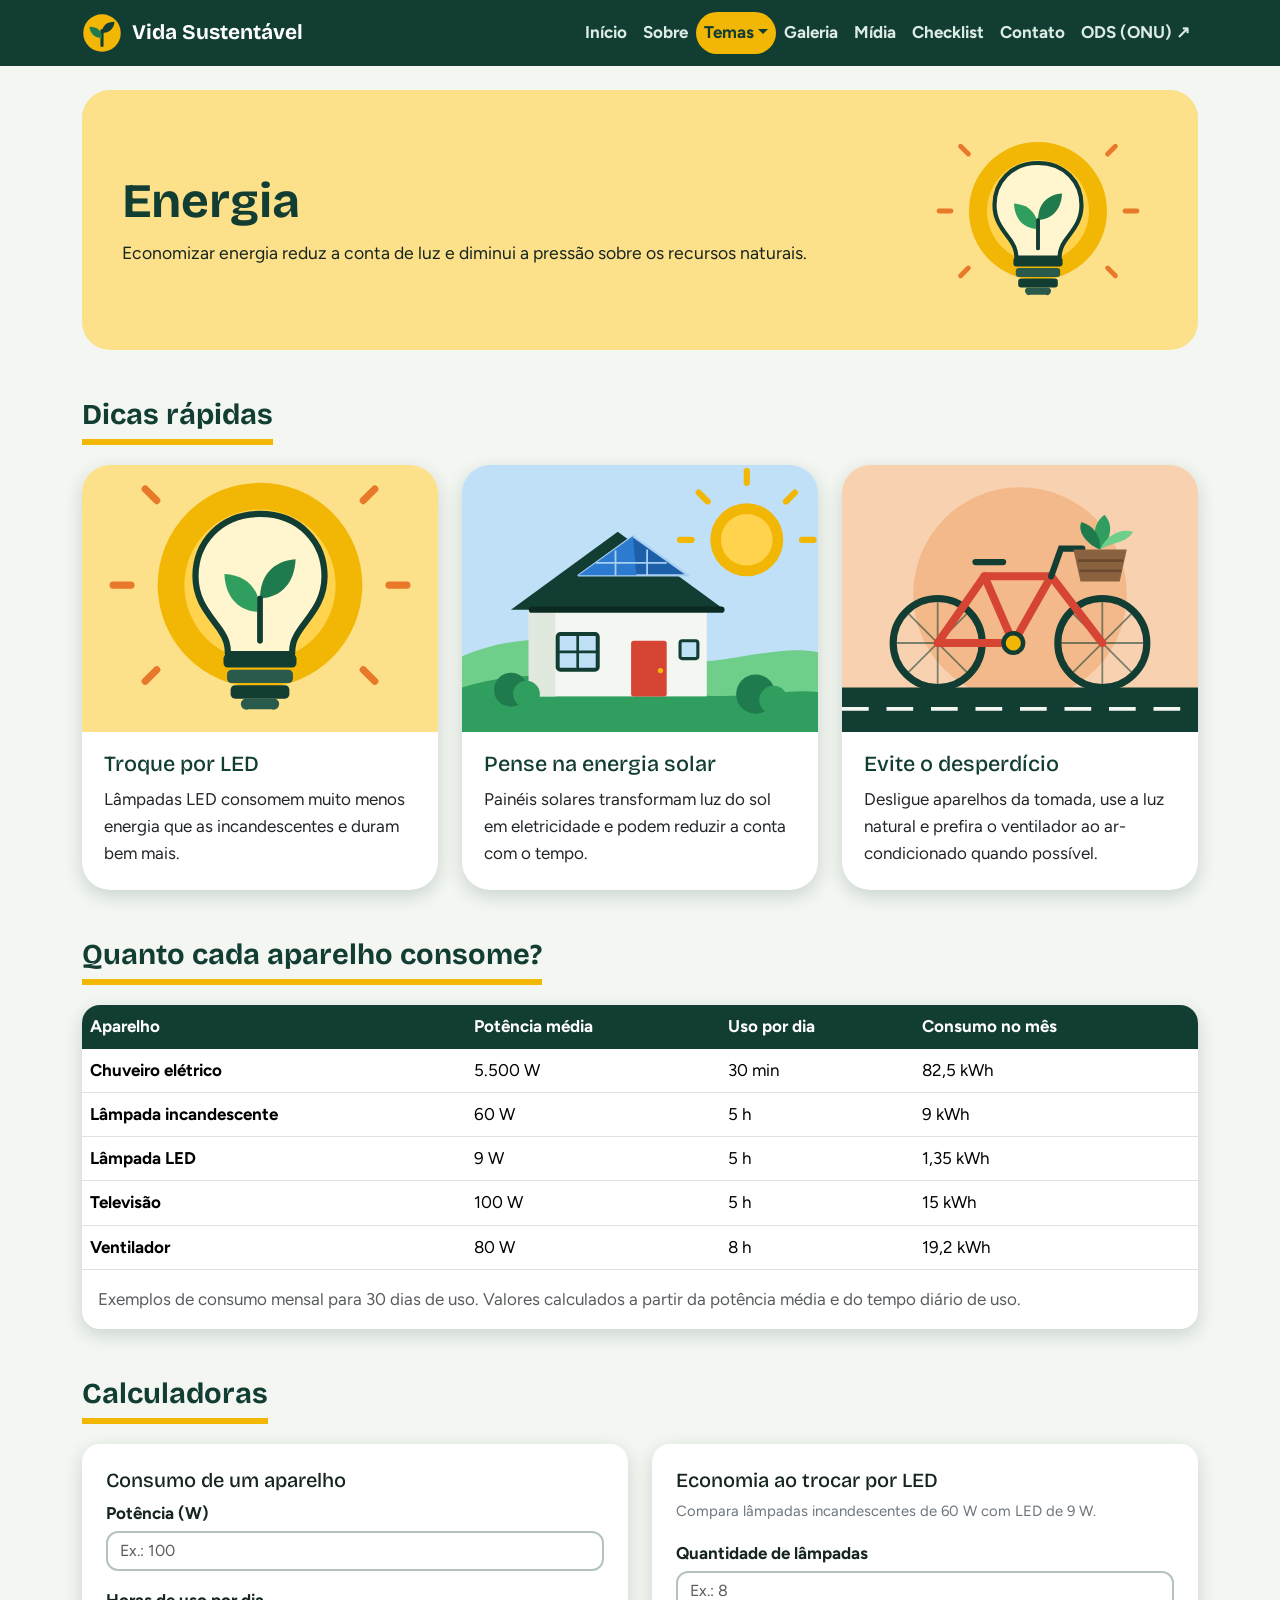
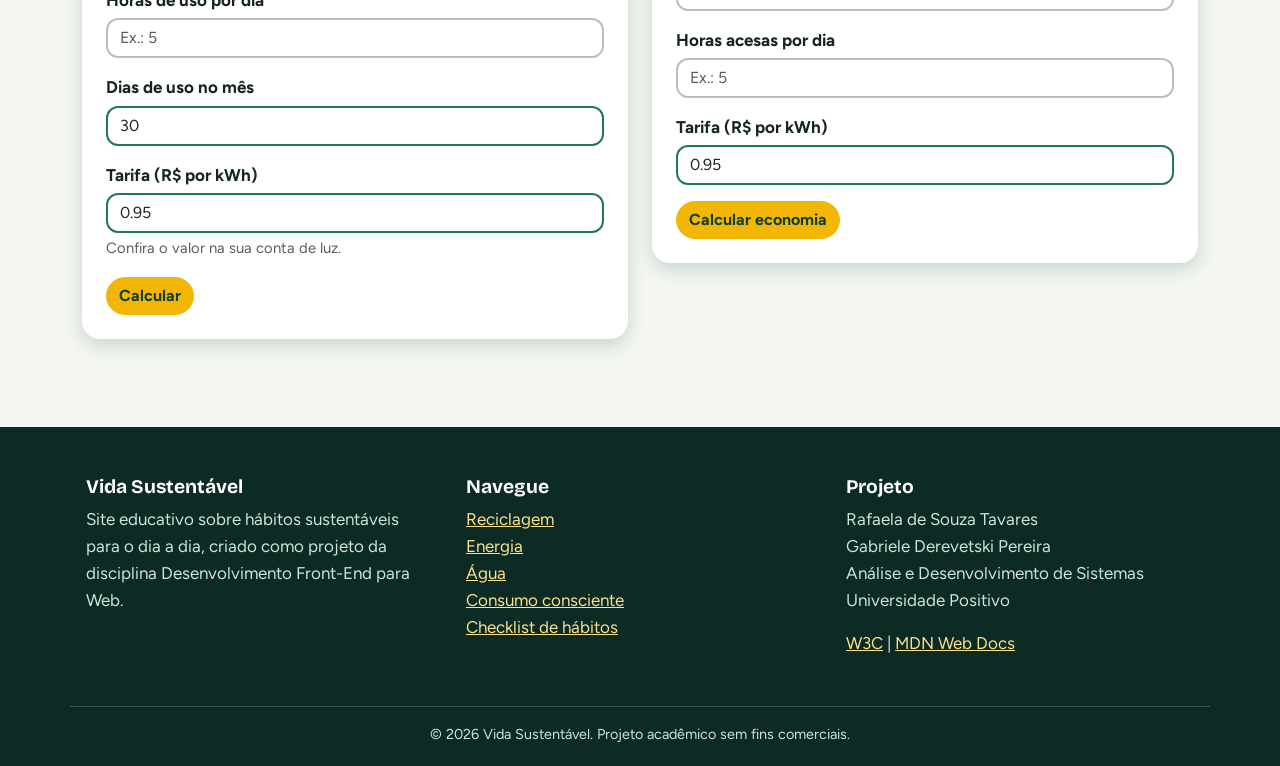
<file: energia.html>
<!DOCTYPE html>
<!--
    Projeto: Vida Sustentável
    Disciplina: Desenvolvimento Front-End para Web (DFEW.08) - Universidade Positivo
    Equipe: Rafaela de Souza Tavares e Gabriele Derevetski Pereira
    Arquivo: energia.html
    Descrição: página de energia com dicas, tabela de consumo e calculadoras.
-->
<html lang="pt-BR">
<head>
    <meta charset="UTF-8">
    <meta name="viewport" content="width=device-width, initial-scale=1">
    <meta name="description" content="Dicas, tabela de consumo e calculadoras para economizar energia elétrica.">
    <title>Energia | Vida Sustentável</title>
    <link rel="icon" type="image/svg+xml" href="img/logo.svg">
    <link rel="stylesheet" href="css/bootstrap.min.css">
    <link rel="stylesheet" href="css/fontes.css">
    <link rel="stylesheet" href="css/estilo.css">
</head>
<body class="tema-energia">
    <a class="pular-conteudo" href="#conteudo">Pular para o conteúdo</a>
    <nav class="navbar navbar-expand-lg navbar-dark navbar-vida sticky-top" aria-label="Menu principal">
        <div class="container">
            <a class="navbar-brand d-flex align-items-center" href="index.html">
                <img class="logo-menu" src="img/logo.svg" alt="Logotipo Vida Sustentável">
                <span>Vida Sustentável</span>
            </a>
            <button class="navbar-toggler" type="button" data-bs-toggle="collapse" data-bs-target="#menuPrincipal" aria-controls="menuPrincipal" aria-expanded="false" aria-label="Abrir menu">
                <span class="navbar-toggler-icon"></span>
            </button>
            <div class="collapse navbar-collapse" id="menuPrincipal">
                <ul class="navbar-nav ms-auto mb-2 mb-lg-0">
                    <li class="nav-item"><a class="nav-link" href="index.html">Início</a></li>
                    <li class="nav-item"><a class="nav-link" href="sobre.html">Sobre</a></li>
                    <li class="nav-item dropdown">
                        <a class="nav-link dropdown-toggle active" href="#" role="button" data-bs-toggle="dropdown" aria-expanded="false">Temas</a>
                        <ul class="dropdown-menu">
                            <li><a class="dropdown-item" href="reciclagem.html">Reciclagem</a></li>
                            <li><a class="dropdown-item active" href="energia.html">Energia</a></li>
                            <li><a class="dropdown-item" href="agua.html">Água</a></li>
                            <li><a class="dropdown-item" href="consumo.html">Consumo consciente</a></li>
                        </ul>
                    </li>
                    <li class="nav-item"><a class="nav-link" href="galeria.html">Galeria</a></li>
                    <li class="nav-item"><a class="nav-link" href="midia.html">Mídia</a></li>
                    <li class="nav-item"><a class="nav-link" href="checklist.html">Checklist</a></li>
                    <li class="nav-item"><a class="nav-link" href="contato.html">Contato</a></li>
                    <li class="nav-item"><a class="nav-link" href="https://brasil.un.org/pt-br/sdgs" target="_blank" rel="noopener noreferrer">ODS (ONU) &#8599;</a></li>
                </ul>
            </div>
        </div>
    </nav>
    <main id="conteudo" class="container pb-4">
        <header class="cabecalho-pagina">
            <div>
                <h1>Energia</h1>
                <p>Economizar energia reduz a conta de luz e diminui a pressão sobre os recursos naturais.</p>
            </div>
            <img class="selo" src="img/energia.svg" alt="Lâmpada com uma folha">
        </header>

        <section class="secao" aria-labelledby="titulo-dicas-energia">
            <h2 id="titulo-dicas-energia">Dicas rápidas</h2>
            <div class="row row-cols-1 row-cols-md-3 g-4">
                <div class="col">
                    <article class="card cartao-tema">
                        <img src="img/energia.svg" class="card-img-top" alt="Lâmpada acesa">
                        <div class="card-body">
                            <h3 class="card-title h5">Troque por LED</h3>
                            <p class="card-text">Lâmpadas LED consomem muito menos energia que as incandescentes e duram bem mais.</p>
                        </div>
                    </article>
                </div>
                <div class="col">
                    <article class="card cartao-tema">
                        <img src="img/solar.svg" class="card-img-top" alt="Painel solar sob o sol">
                        <div class="card-body">
                            <h3 class="card-title h5">Pense na energia solar</h3>
                            <p class="card-text">Painéis solares transformam luz do sol em eletricidade e podem reduzir a conta com o tempo.</p>
                        </div>
                    </article>
                </div>
                <div class="col">
                    <article class="card cartao-tema">
                        <img src="img/bike.svg" class="card-img-top" alt="Bicicleta">
                        <div class="card-body">
                            <h3 class="card-title h5">Evite o desperdício</h3>
                            <p class="card-text">Desligue aparelhos da tomada, use a luz natural e prefira o ventilador ao ar-condicionado quando possível.</p>
                        </div>
                    </article>
                </div>
            </div>
        </section>

        <section class="secao" aria-labelledby="titulo-tabela-energia">
            <h2 id="titulo-tabela-energia">Quanto cada aparelho consome?</h2>
            <div class="table-responsive tabela-vida">
                <table class="table table-hover align-middle mb-0">
                    <caption class="p-3">Exemplos de consumo mensal para 30 dias de uso. Valores calculados a partir da potência média e do tempo diário de uso.</caption>
                    <thead>
                        <tr>
                            <th scope="col">Aparelho</th>
                            <th scope="col">Potência média</th>
                            <th scope="col">Uso por dia</th>
                            <th scope="col">Consumo no mês</th>
                        </tr>
                    </thead>
                    <tbody>
                        <tr><th scope="row">Chuveiro elétrico</th><td>5.500 W</td><td>30 min</td><td>82,5 kWh</td></tr>
                        <tr><th scope="row">Lâmpada incandescente</th><td>60 W</td><td>5 h</td><td>9 kWh</td></tr>
                        <tr><th scope="row">Lâmpada LED</th><td>9 W</td><td>5 h</td><td>1,35 kWh</td></tr>
                        <tr><th scope="row">Televisão</th><td>100 W</td><td>5 h</td><td>15 kWh</td></tr>
                        <tr><th scope="row">Ventilador</th><td>80 W</td><td>8 h</td><td>19,2 kWh</td></tr>
                    </tbody>
                </table>
            </div>
        </section>

        <section class="secao" aria-labelledby="titulo-calc-energia">
            <h2 id="titulo-calc-energia">Calculadoras</h2>
            <div class="row g-4">
                <div class="col-lg-6">
                    <form class="formulario-vida" id="form-energia">
                        <h3 class="h5">Consumo de um aparelho</h3>
                        <div class="mb-3">
                            <label for="potencia" class="form-label">Potência (W)</label>
                            <input type="number" class="form-control" id="potencia" min="1" max="20000" placeholder="Ex.: 100" required>
                        </div>
                        <div class="mb-3">
                            <label for="horas-dia" class="form-label">Horas de uso por dia</label>
                            <input type="number" class="form-control" id="horas-dia" min="0.1" max="24" step="0.1" placeholder="Ex.: 5" required>
                        </div>
                        <div class="mb-3">
                            <label for="dias-mes" class="form-label">Dias de uso no mês</label>
                            <input type="number" class="form-control" id="dias-mes" min="1" max="31" value="30" required>
                        </div>
                        <div class="mb-3">
                            <label for="tarifa" class="form-label">Tarifa (R$ por kWh)</label>
                            <input type="number" class="form-control" id="tarifa" min="0.1" max="5" step="0.01" value="0.95" required>
                            <div class="form-text">Confira o valor na sua conta de luz.</div>
                        </div>
                        <button type="submit" class="btn btn-success">Calcular</button>
                        <div id="resultado-energia" role="status" aria-live="polite"></div>
                    </form>
                </div>
                <div class="col-lg-6">
                    <form class="formulario-vida" id="form-led">
                        <h3 class="h5">Economia ao trocar por LED</h3>
                        <p class="small text-secondary">Compara lâmpadas incandescentes de 60 W com LED de 9 W.</p>
                        <div class="mb-3">
                            <label for="qtd-lampadas" class="form-label">Quantidade de lâmpadas</label>
                            <input type="number" class="form-control" id="qtd-lampadas" min="1" max="200" placeholder="Ex.: 8" required>
                        </div>
                        <div class="mb-3">
                            <label for="horas-lampada" class="form-label">Horas acesas por dia</label>
                            <input type="number" class="form-control" id="horas-lampada" min="0.5" max="24" step="0.5" placeholder="Ex.: 5" required>
                        </div>
                        <div class="mb-3">
                            <label for="tarifa-led" class="form-label">Tarifa (R$ por kWh)</label>
                            <input type="number" class="form-control" id="tarifa-led" min="0.1" max="5" step="0.01" value="0.95" required>
                        </div>
                        <button type="submit" class="btn btn-success">Calcular economia</button>
                        <div id="resultado-led" role="status" aria-live="polite"></div>
                    </form>
                </div>
            </div>
        </section>
    </main>
    <footer class="rodape">
        <div class="colunas">
            <div>
                <h2>Vida Sustentável</h2>
                <p>Site educativo sobre hábitos sustentáveis para o dia a dia, criado como projeto da disciplina Desenvolvimento Front-End para Web.</p>
            </div>
            <div>
                <h2>Navegue</h2>
                <ul>
                    <li><a href="reciclagem.html">Reciclagem</a></li>
                    <li><a href="energia.html">Energia</a></li>
                    <li><a href="agua.html">Água</a></li>
                    <li><a href="consumo.html">Consumo consciente</a></li>
                    <li><a href="checklist.html">Checklist de hábitos</a></li>
                </ul>
            </div>
            <div>
                <h2>Projeto</h2>
                <p>Rafaela de Souza Tavares<br>Gabriele Derevetski Pereira<br>Análise e Desenvolvimento de Sistemas<br>Universidade Positivo</p>
                <p><a href="https://www.w3.org/" target="_blank" rel="noopener noreferrer">W3C</a> | <a href="https://developer.mozilla.org/pt-BR/" target="_blank" rel="noopener noreferrer">MDN Web Docs</a></p>
            </div>
        </div>
        <p class="direitos">&copy; <span id="ano-atual">2026</span> Vida Sustentável. Projeto acadêmico sem fins comerciais.</p>
    </footer>
    <script src="js/bootstrap.bundle.min.js"></script>
    <script src="js/principal.js"></script>
    <script src="js/calculadoras.js"></script>
</body>
</html>
</file>
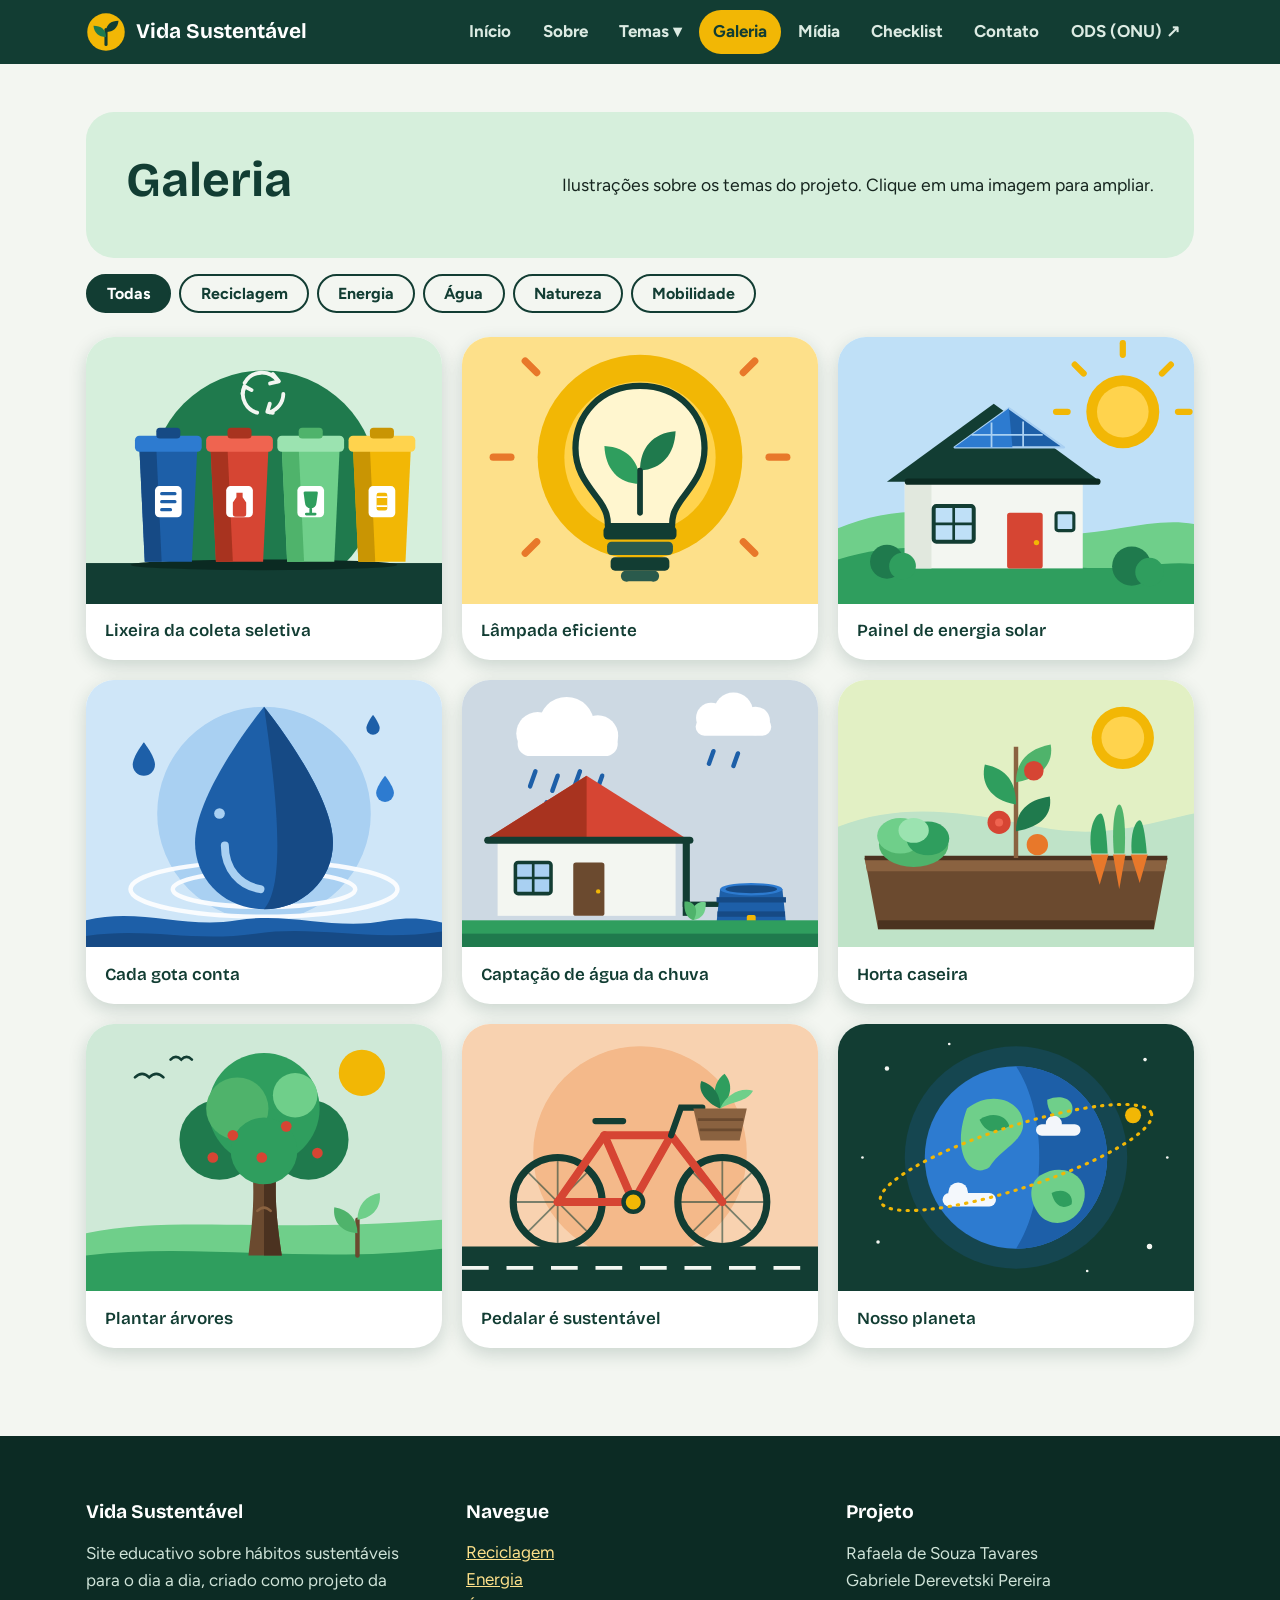
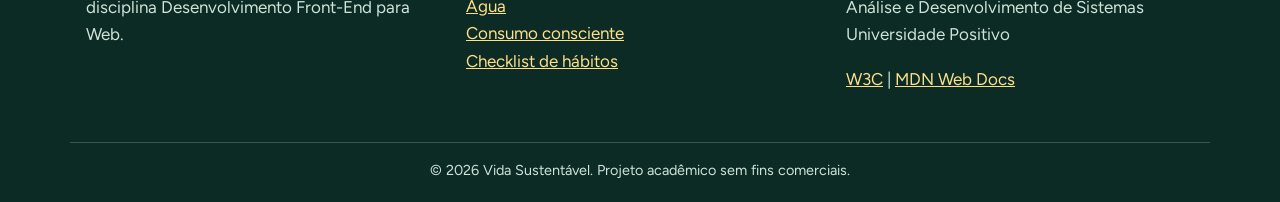
<file: galeria.html>
<!DOCTYPE html>
<!--
    Projeto: Vida Sustentável
    Disciplina: Desenvolvimento Front-End para Web (DFEW.08) - Universidade Positivo
    Equipe: Rafaela de Souza Tavares e Gabriele Derevetski Pereira
    Arquivo: galeria.html
    Descrição: galeria em CSS Grid, feita apenas com HTML, CSS e JavaScript puros (sem Bootstrap).
-->
<html lang="pt-BR">
<head>
    <meta charset="UTF-8">
    <meta name="viewport" content="width=device-width, initial-scale=1">
    <meta name="description" content="Galeria de ilustrações sobre sustentabilidade com filtro por categoria.">
    <title>Galeria | Vida Sustentável</title>
    <link rel="icon" type="image/svg+xml" href="img/logo.svg">
    <link rel="stylesheet" href="css/fontes.css">
    <link rel="stylesheet" href="css/estilo.css">
</head>
<body>
    <a class="pular-conteudo" href="#conteudo">Pular para o conteúdo</a>
    <nav class="menu-puro" aria-label="Menu principal">
        <div class="barra">
            <a class="marca" href="index.html">
                <img src="img/logo.svg" width="40" height="40" alt="Logotipo Vida Sustentável">
                <span>Vida Sustentável</span>
            </a>
            <button class="botao-menu" id="botao-menu" type="button" aria-controls="lista-menu" aria-expanded="false" aria-label="Abrir menu">&#9776;</button>
            <ul class="lista-menu" id="lista-menu">
                <li><a href="index.html">Início</a></li>
                <li><a href="sobre.html">Sobre</a></li>
                <li class="tem-submenu">
                    <a href="reciclagem.html">Temas &#9662;</a>
                    <ul class="submenu">
                            <li><a href="reciclagem.html">Reciclagem</a></li>
                            <li><a href="energia.html">Energia</a></li>
                            <li><a href="agua.html">Água</a></li>
                            <li><a href="consumo.html">Consumo consciente</a></li>
                    </ul>
                </li>
                <li><a href="galeria.html" aria-current="page">Galeria</a></li>
                <li><a href="midia.html">Mídia</a></li>
                <li><a href="checklist.html">Checklist</a></li>
                <li><a href="contato.html">Contato</a></li>
                <li><a href="https://brasil.un.org/pt-br/sdgs" target="_blank" rel="noopener noreferrer">ODS (ONU) &#8599;</a></li>
            </ul>
        </div>
    </nav>
    <main id="conteudo" class="container-puro">
        <header class="cabecalho-pagina">
            <h1>Galeria</h1>
            <p>Ilustrações sobre os temas do projeto. Clique em uma imagem para ampliar.</p>
        </header>

        <section aria-label="Galeria de imagens">
            <div class="filtros" role="group" aria-label="Filtrar imagens por categoria">
                <button type="button" class="botao-puro ativo" data-filtro="todas" aria-pressed="true">Todas</button>
                <button type="button" class="botao-puro" data-filtro="reciclagem" aria-pressed="false">Reciclagem</button>
                <button type="button" class="botao-puro" data-filtro="energia" aria-pressed="false">Energia</button>
                <button type="button" class="botao-puro" data-filtro="agua" aria-pressed="false">Água</button>
                <button type="button" class="botao-puro" data-filtro="natureza" aria-pressed="false">Natureza</button>
                <button type="button" class="botao-puro" data-filtro="mobilidade" aria-pressed="false">Mobilidade</button>
            </div>

            <div class="galeria">
                <figure class="item-galeria" data-categoria="reciclagem">
                    <img src="img/reciclagem.svg" alt="Lixeira verde com símbolo de reciclagem" loading="lazy">
                    <figcaption>Lixeira da coleta seletiva</figcaption>
                </figure>
                <figure class="item-galeria" data-categoria="energia">
                    <img src="img/energia.svg" alt="Lâmpada acesa com raios de luz" loading="lazy">
                    <figcaption>Lâmpada eficiente</figcaption>
                </figure>
                <figure class="item-galeria" data-categoria="energia">
                    <img src="img/solar.svg" alt="Painel solar sob o sol" loading="lazy">
                    <figcaption>Painel de energia solar</figcaption>
                </figure>
                <figure class="item-galeria" data-categoria="agua">
                    <img src="img/agua.svg" alt="Gota de água azul" loading="lazy">
                    <figcaption>Cada gota conta</figcaption>
                </figure>
                <figure class="item-galeria" data-categoria="agua">
                    <img src="img/chuva.svg" alt="Chuva caindo de uma nuvem em um reservatório" loading="lazy">
                    <figcaption>Captação de água da chuva</figcaption>
                </figure>
                <figure class="item-galeria" data-categoria="natureza">
                    <img src="img/horta.svg" alt="Planta crescendo em uma horta" loading="lazy">
                    <figcaption>Horta caseira</figcaption>
                </figure>
                <figure class="item-galeria" data-categoria="natureza">
                    <img src="img/arvore.svg" alt="Árvore frondosa" loading="lazy">
                    <figcaption>Plantar árvores</figcaption>
                </figure>
                <figure class="item-galeria" data-categoria="mobilidade">
                    <img src="img/bike.svg" alt="Bicicleta" loading="lazy">
                    <figcaption>Pedalar é sustentável</figcaption>
                </figure>
                <figure class="item-galeria" data-categoria="natureza">
                    <img src="img/planeta.svg" alt="Planeta Terra com continentes verdes" loading="lazy">
                    <figcaption>Nosso planeta</figcaption>
                </figure>
            </div>
        </section>

        <dialog id="visualizador" aria-label="Imagem ampliada">
            <img src="img/planeta.svg" alt="">
            <p></p>
            <button type="button" class="botao-puro" id="fechar-visualizador">Fechar</button>
        </dialog>
    </main>
    <footer class="rodape">
        <div class="colunas">
            <div>
                <h2>Vida Sustentável</h2>
                <p>Site educativo sobre hábitos sustentáveis para o dia a dia, criado como projeto da disciplina Desenvolvimento Front-End para Web.</p>
            </div>
            <div>
                <h2>Navegue</h2>
                <ul>
                    <li><a href="reciclagem.html">Reciclagem</a></li>
                    <li><a href="energia.html">Energia</a></li>
                    <li><a href="agua.html">Água</a></li>
                    <li><a href="consumo.html">Consumo consciente</a></li>
                    <li><a href="checklist.html">Checklist de hábitos</a></li>
                </ul>
            </div>
            <div>
                <h2>Projeto</h2>
                <p>Rafaela de Souza Tavares<br>Gabriele Derevetski Pereira<br>Análise e Desenvolvimento de Sistemas<br>Universidade Positivo</p>
                <p><a href="https://www.w3.org/" target="_blank" rel="noopener noreferrer">W3C</a> | <a href="https://developer.mozilla.org/pt-BR/" target="_blank" rel="noopener noreferrer">MDN Web Docs</a></p>
            </div>
        </div>
        <p class="direitos">&copy; <span id="ano-atual">2026</span> Vida Sustentável. Projeto acadêmico sem fins comerciais.</p>
    </footer>
    <script src="js/principal.js"></script>
    <script src="js/galeria.js"></script>
</body>
</html>
</file>
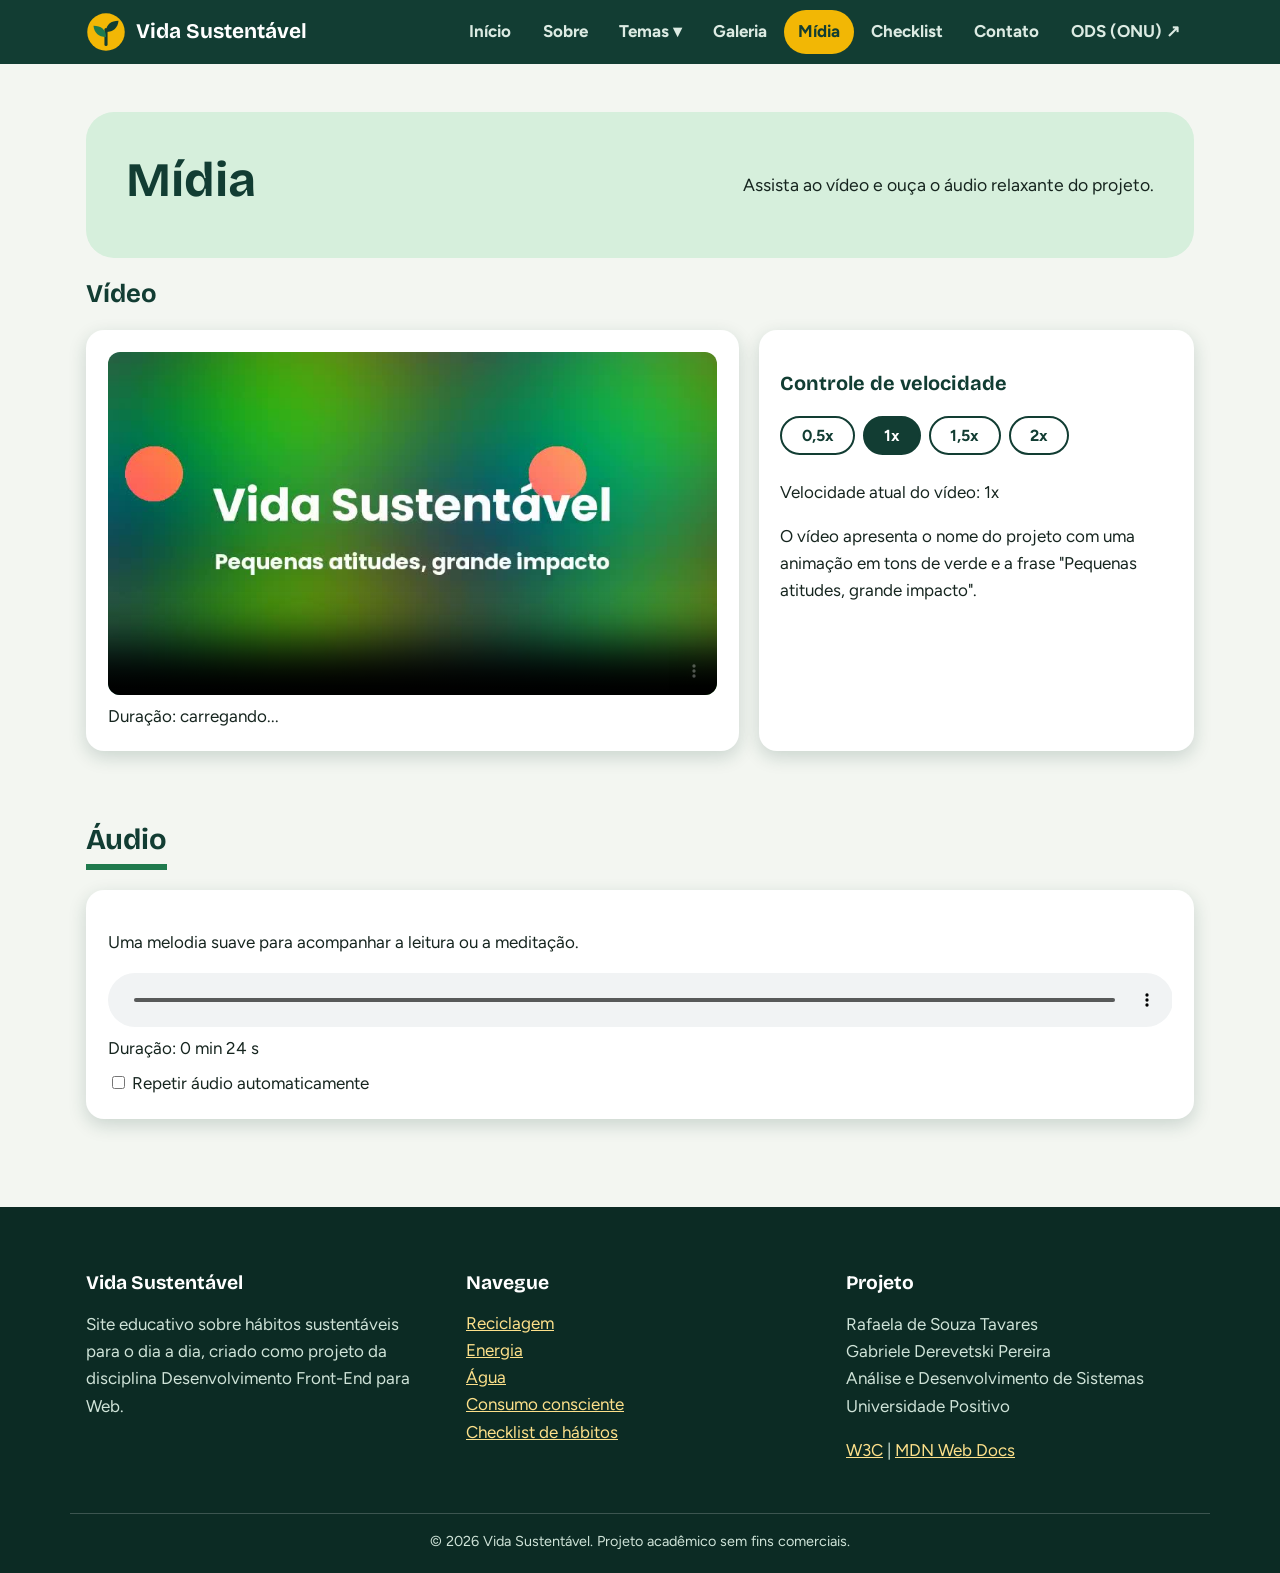
<file: midia.html>
<!DOCTYPE html>
<!--
    Projeto: Vida Sustentável
    Disciplina: Desenvolvimento Front-End para Web (DFEW.08) - Universidade Positivo
    Equipe: Rafaela de Souza Tavares e Gabriele Derevetski Pereira
    Arquivo: midia.html
    Descrição: player de vídeo e reprodutor de áudio com controles nativos (HTML, CSS e JavaScript puros).
-->
<html lang="pt-BR">
<head>
    <meta charset="UTF-8">
    <meta name="viewport" content="width=device-width, initial-scale=1">
    <meta name="description" content="Vídeo e áudio do projeto Vida Sustentável com controles nativos.">
    <title>Mídia | Vida Sustentável</title>
    <link rel="icon" type="image/svg+xml" href="img/logo.svg">
    <link rel="stylesheet" href="css/fontes.css">
    <link rel="stylesheet" href="css/estilo.css">
</head>
<body>
    <a class="pular-conteudo" href="#conteudo">Pular para o conteúdo</a>
    <nav class="menu-puro" aria-label="Menu principal">
        <div class="barra">
            <a class="marca" href="index.html">
                <img src="img/logo.svg" width="40" height="40" alt="Logotipo Vida Sustentável">
                <span>Vida Sustentável</span>
            </a>
            <button class="botao-menu" id="botao-menu" type="button" aria-controls="lista-menu" aria-expanded="false" aria-label="Abrir menu">&#9776;</button>
            <ul class="lista-menu" id="lista-menu">
                <li><a href="index.html">Início</a></li>
                <li><a href="sobre.html">Sobre</a></li>
                <li class="tem-submenu">
                    <a href="reciclagem.html">Temas &#9662;</a>
                    <ul class="submenu">
                            <li><a href="reciclagem.html">Reciclagem</a></li>
                            <li><a href="energia.html">Energia</a></li>
                            <li><a href="agua.html">Água</a></li>
                            <li><a href="consumo.html">Consumo consciente</a></li>
                    </ul>
                </li>
                <li><a href="galeria.html">Galeria</a></li>
                <li><a href="midia.html" aria-current="page">Mídia</a></li>
                <li><a href="checklist.html">Checklist</a></li>
                <li><a href="contato.html">Contato</a></li>
                <li><a href="https://brasil.un.org/pt-br/sdgs" target="_blank" rel="noopener noreferrer">ODS (ONU) &#8599;</a></li>
            </ul>
        </div>
    </nav>
    <main id="conteudo" class="container-puro">
        <header class="cabecalho-pagina">
            <h1>Mídia</h1>
            <p>Assista ao vídeo e ouça o áudio relaxante do projeto.</p>
        </header>

        <section aria-labelledby="titulo-video">
            <h2 id="titulo-video">Vídeo</h2>
            <div class="grade-midia">
                <div class="bloco-midia">
                    <video id="video-principal" controls preload="metadata" poster="img/poster-video.jpg">
                        <source src="video/vida-sustentavel.mp4" type="video/mp4">
                        Seu navegador não oferece suporte ao elemento de vídeo.
                    </video>
                    <p id="duracao-video" style="margin: 0.5rem 0 0;">Duração: carregando...</p>
                </div>
                <div class="bloco-midia">
                    <h3>Controle de velocidade</h3>
                    <div class="filtros">
                        <button type="button" class="botao-puro" data-velocidade="0.5">0,5x</button>
                        <button type="button" class="botao-puro ativo" data-velocidade="1">1x</button>
                        <button type="button" class="botao-puro" data-velocidade="1.5">1,5x</button>
                        <button type="button" class="botao-puro" data-velocidade="2">2x</button>
                    </div>
                    <p id="estado-velocidade" role="status">Velocidade atual do vídeo: 1x</p>
                    <p>O vídeo apresenta o nome do projeto com uma animação em tons de verde e a frase "Pequenas atitudes, grande impacto".</p>
                </div>
            </div>
        </section>

        <section class="secao" aria-labelledby="titulo-audio">
            <h2 id="titulo-audio">Áudio</h2>
            <div class="bloco-midia">
                <p>Uma melodia suave para acompanhar a leitura ou a meditação.</p>
                <audio id="audio-principal" controls preload="metadata">
                    <source src="audio/som-da-natureza.mp3" type="audio/mpeg">
                    Seu navegador não oferece suporte ao elemento de áudio.
                </audio>
                <p id="duracao-audio" style="margin: 0.5rem 0;">Duração: carregando...</p>
                <label for="repetir-audio">
                    <input type="checkbox" id="repetir-audio"> Repetir áudio automaticamente
                </label>
            </div>
        </section>
    </main>
    <footer class="rodape">
        <div class="colunas">
            <div>
                <h2>Vida Sustentável</h2>
                <p>Site educativo sobre hábitos sustentáveis para o dia a dia, criado como projeto da disciplina Desenvolvimento Front-End para Web.</p>
            </div>
            <div>
                <h2>Navegue</h2>
                <ul>
                    <li><a href="reciclagem.html">Reciclagem</a></li>
                    <li><a href="energia.html">Energia</a></li>
                    <li><a href="agua.html">Água</a></li>
                    <li><a href="consumo.html">Consumo consciente</a></li>
                    <li><a href="checklist.html">Checklist de hábitos</a></li>
                </ul>
            </div>
            <div>
                <h2>Projeto</h2>
                <p>Rafaela de Souza Tavares<br>Gabriele Derevetski Pereira<br>Análise e Desenvolvimento de Sistemas<br>Universidade Positivo</p>
                <p><a href="https://www.w3.org/" target="_blank" rel="noopener noreferrer">W3C</a> | <a href="https://developer.mozilla.org/pt-BR/" target="_blank" rel="noopener noreferrer">MDN Web Docs</a></p>
            </div>
        </div>
        <p class="direitos">&copy; <span id="ano-atual">2026</span> Vida Sustentável. Projeto acadêmico sem fins comerciais.</p>
    </footer>
    <script src="js/principal.js"></script>
    <script src="js/midia.js"></script>
</body>
</html>
</file>
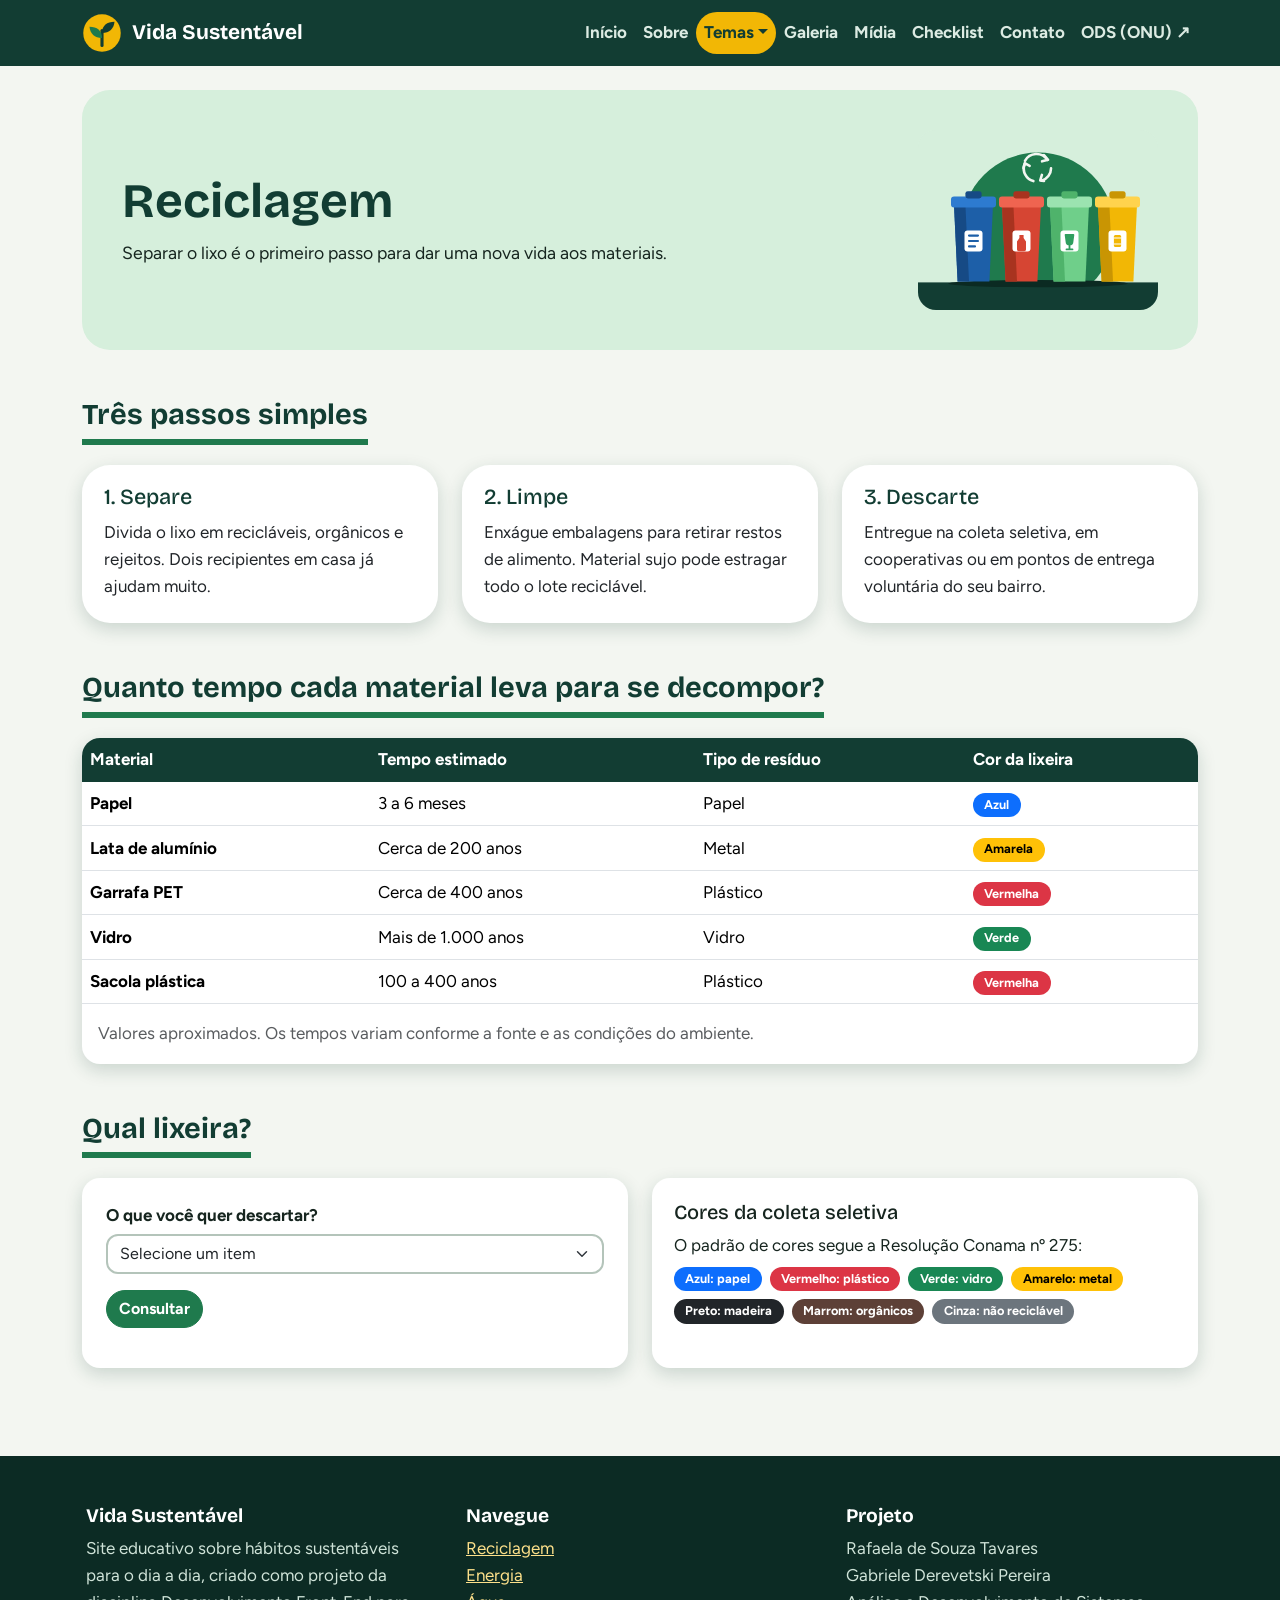
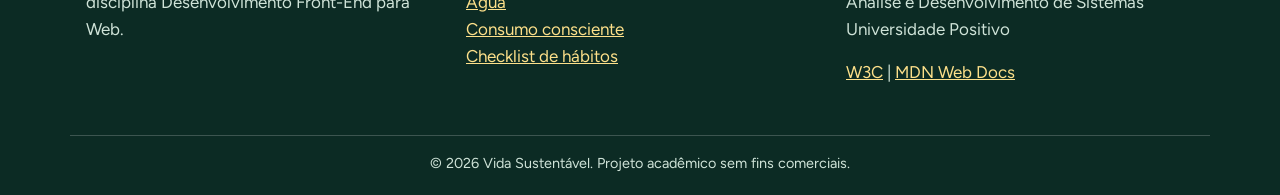
<file: reciclagem.html>
<!DOCTYPE html>
<!--
    Projeto: Vida Sustentável
    Disciplina: Desenvolvimento Front-End para Web (DFEW.08) - Universidade Positivo
    Equipe: Rafaela de Souza Tavares e Gabriele Derevetski Pereira
    Arquivo: reciclagem.html
    Descrição: página de reciclagem com passos, tabela de decomposição e consulta de lixeira.
-->
<html lang="pt-BR">
<head>
    <meta charset="UTF-8">
    <meta name="viewport" content="width=device-width, initial-scale=1">
    <meta name="description" content="Aprenda a separar o lixo e conheça o tempo de decomposição dos materiais.">
    <title>Reciclagem | Vida Sustentável</title>
    <link rel="icon" type="image/svg+xml" href="img/logo.svg">
    <link rel="stylesheet" href="css/bootstrap.min.css">
    <link rel="stylesheet" href="css/fontes.css">
    <link rel="stylesheet" href="css/estilo.css">
</head>
<body class="tema-reciclagem">
    <a class="pular-conteudo" href="#conteudo">Pular para o conteúdo</a>
    <nav class="navbar navbar-expand-lg navbar-dark navbar-vida sticky-top" aria-label="Menu principal">
        <div class="container">
            <a class="navbar-brand d-flex align-items-center" href="index.html">
                <img class="logo-menu" src="img/logo.svg" alt="Logotipo Vida Sustentável">
                <span>Vida Sustentável</span>
            </a>
            <button class="navbar-toggler" type="button" data-bs-toggle="collapse" data-bs-target="#menuPrincipal" aria-controls="menuPrincipal" aria-expanded="false" aria-label="Abrir menu">
                <span class="navbar-toggler-icon"></span>
            </button>
            <div class="collapse navbar-collapse" id="menuPrincipal">
                <ul class="navbar-nav ms-auto mb-2 mb-lg-0">
                    <li class="nav-item"><a class="nav-link" href="index.html">Início</a></li>
                    <li class="nav-item"><a class="nav-link" href="sobre.html">Sobre</a></li>
                    <li class="nav-item dropdown">
                        <a class="nav-link dropdown-toggle active" href="#" role="button" data-bs-toggle="dropdown" aria-expanded="false">Temas</a>
                        <ul class="dropdown-menu">
                            <li><a class="dropdown-item active" href="reciclagem.html">Reciclagem</a></li>
                            <li><a class="dropdown-item" href="energia.html">Energia</a></li>
                            <li><a class="dropdown-item" href="agua.html">Água</a></li>
                            <li><a class="dropdown-item" href="consumo.html">Consumo consciente</a></li>
                        </ul>
                    </li>
                    <li class="nav-item"><a class="nav-link" href="galeria.html">Galeria</a></li>
                    <li class="nav-item"><a class="nav-link" href="midia.html">Mídia</a></li>
                    <li class="nav-item"><a class="nav-link" href="checklist.html">Checklist</a></li>
                    <li class="nav-item"><a class="nav-link" href="contato.html">Contato</a></li>
                    <li class="nav-item"><a class="nav-link" href="https://brasil.un.org/pt-br/sdgs" target="_blank" rel="noopener noreferrer">ODS (ONU) &#8599;</a></li>
                </ul>
            </div>
        </div>
    </nav>
    <main id="conteudo" class="container pb-4">
        <header class="cabecalho-pagina">
            <div>
                <h1>Reciclagem</h1>
                <p>Separar o lixo é o primeiro passo para dar uma nova vida aos materiais.</p>
            </div>
            <img class="selo" src="img/reciclagem.svg" alt="Lixeiras da coleta seletiva">
        </header>

        <section class="secao" aria-labelledby="titulo-passos">
            <h2 id="titulo-passos">Três passos simples</h2>
            <div class="row row-cols-1 row-cols-md-3 g-4">
                <div class="col">
                    <article class="card cartao-tema">
                        <div class="card-body">
                            <h3 class="card-title h5">1. Separe</h3>
                            <p class="card-text">Divida o lixo em recicláveis, orgânicos e rejeitos. Dois recipientes em casa já ajudam muito.</p>
                        </div>
                    </article>
                </div>
                <div class="col">
                    <article class="card cartao-tema">
                        <div class="card-body">
                            <h3 class="card-title h5">2. Limpe</h3>
                            <p class="card-text">Enxágue embalagens para retirar restos de alimento. Material sujo pode estragar todo o lote reciclável.</p>
                        </div>
                    </article>
                </div>
                <div class="col">
                    <article class="card cartao-tema">
                        <div class="card-body">
                            <h3 class="card-title h5">3. Descarte</h3>
                            <p class="card-text">Entregue na coleta seletiva, em cooperativas ou em pontos de entrega voluntária do seu bairro.</p>
                        </div>
                    </article>
                </div>
            </div>
        </section>

        <section class="secao" aria-labelledby="titulo-tabela">
            <h2 id="titulo-tabela">Quanto tempo cada material leva para se decompor?</h2>
            <div class="table-responsive tabela-vida">
                <table class="table table-hover align-middle mb-0">
                    <caption class="p-3">Valores aproximados. Os tempos variam conforme a fonte e as condições do ambiente.</caption>
                    <thead>
                        <tr>
                            <th scope="col">Material</th>
                            <th scope="col">Tempo estimado</th>
                            <th scope="col">Tipo de resíduo</th>
                            <th scope="col">Cor da lixeira</th>
                        </tr>
                    </thead>
                    <tbody>
                        <tr>
                            <th scope="row">Papel</th>
                            <td>3 a 6 meses</td>
                            <td>Papel</td>
                            <td><span class="badge text-bg-primary">Azul</span></td>
                        </tr>
                        <tr>
                            <th scope="row">Lata de alumínio</th>
                            <td>Cerca de 200 anos</td>
                            <td>Metal</td>
                            <td><span class="badge text-bg-warning">Amarela</span></td>
                        </tr>
                        <tr>
                            <th scope="row">Garrafa PET</th>
                            <td>Cerca de 400 anos</td>
                            <td>Plástico</td>
                            <td><span class="badge text-bg-danger">Vermelha</span></td>
                        </tr>
                        <tr>
                            <th scope="row">Vidro</th>
                            <td>Mais de 1.000 anos</td>
                            <td>Vidro</td>
                            <td><span class="badge text-bg-success">Verde</span></td>
                        </tr>
                        <tr>
                            <th scope="row">Sacola plástica</th>
                            <td>100 a 400 anos</td>
                            <td>Plástico</td>
                            <td><span class="badge text-bg-danger">Vermelha</span></td>
                        </tr>
                    </tbody>
                </table>
            </div>
        </section>

        <section class="secao" aria-labelledby="titulo-consulta">
            <h2 id="titulo-consulta">Qual lixeira?</h2>
            <div class="row g-4">
                <div class="col-lg-6">
                    <form class="formulario-vida" id="form-lixeira">
                        <label for="item-residuo" class="form-label">O que você quer descartar?</label>
                        <select class="form-select mb-3" id="item-residuo" name="item-residuo">
                            <option value="">Selecione um item</option>
                        </select>
                        <button type="submit" class="btn btn-success">Consultar</button>
                        <div id="resultado-residuo" class="mt-3" role="status" aria-live="polite"></div>
                    </form>
                </div>
                <div class="col-lg-6">
                    <div class="bloco-midia h-100">
                        <h3 class="h5">Cores da coleta seletiva</h3>
                        <p class="mb-2">O padrão de cores segue a Resolução Conama nº 275:</p>
                        <div class="d-flex flex-wrap gap-2">
                            <span class="badge text-bg-primary">Azul: papel</span>
                            <span class="badge text-bg-danger">Vermelho: plástico</span>
                            <span class="badge text-bg-success">Verde: vidro</span>
                            <span class="badge text-bg-warning">Amarelo: metal</span>
                            <span class="badge text-bg-dark">Preto: madeira</span>
                            <span class="badge" style="background-color: #5d4037;">Marrom: orgânicos</span>
                            <span class="badge text-bg-secondary">Cinza: não reciclável</span>
                        </div>
                    </div>
                </div>
            </div>
        </section>
    </main>
    <footer class="rodape">
        <div class="colunas">
            <div>
                <h2>Vida Sustentável</h2>
                <p>Site educativo sobre hábitos sustentáveis para o dia a dia, criado como projeto da disciplina Desenvolvimento Front-End para Web.</p>
            </div>
            <div>
                <h2>Navegue</h2>
                <ul>
                    <li><a href="reciclagem.html">Reciclagem</a></li>
                    <li><a href="energia.html">Energia</a></li>
                    <li><a href="agua.html">Água</a></li>
                    <li><a href="consumo.html">Consumo consciente</a></li>
                    <li><a href="checklist.html">Checklist de hábitos</a></li>
                </ul>
            </div>
            <div>
                <h2>Projeto</h2>
                <p>Rafaela de Souza Tavares<br>Gabriele Derevetski Pereira<br>Análise e Desenvolvimento de Sistemas<br>Universidade Positivo</p>
                <p><a href="https://www.w3.org/" target="_blank" rel="noopener noreferrer">W3C</a> | <a href="https://developer.mozilla.org/pt-BR/" target="_blank" rel="noopener noreferrer">MDN Web Docs</a></p>
            </div>
        </div>
        <p class="direitos">&copy; <span id="ano-atual">2026</span> Vida Sustentável. Projeto acadêmico sem fins comerciais.</p>
    </footer>
    <script src="js/bootstrap.bundle.min.js"></script>
    <script src="js/principal.js"></script>
    <script src="js/reciclagem.js"></script>
</body>
</html>
</file>
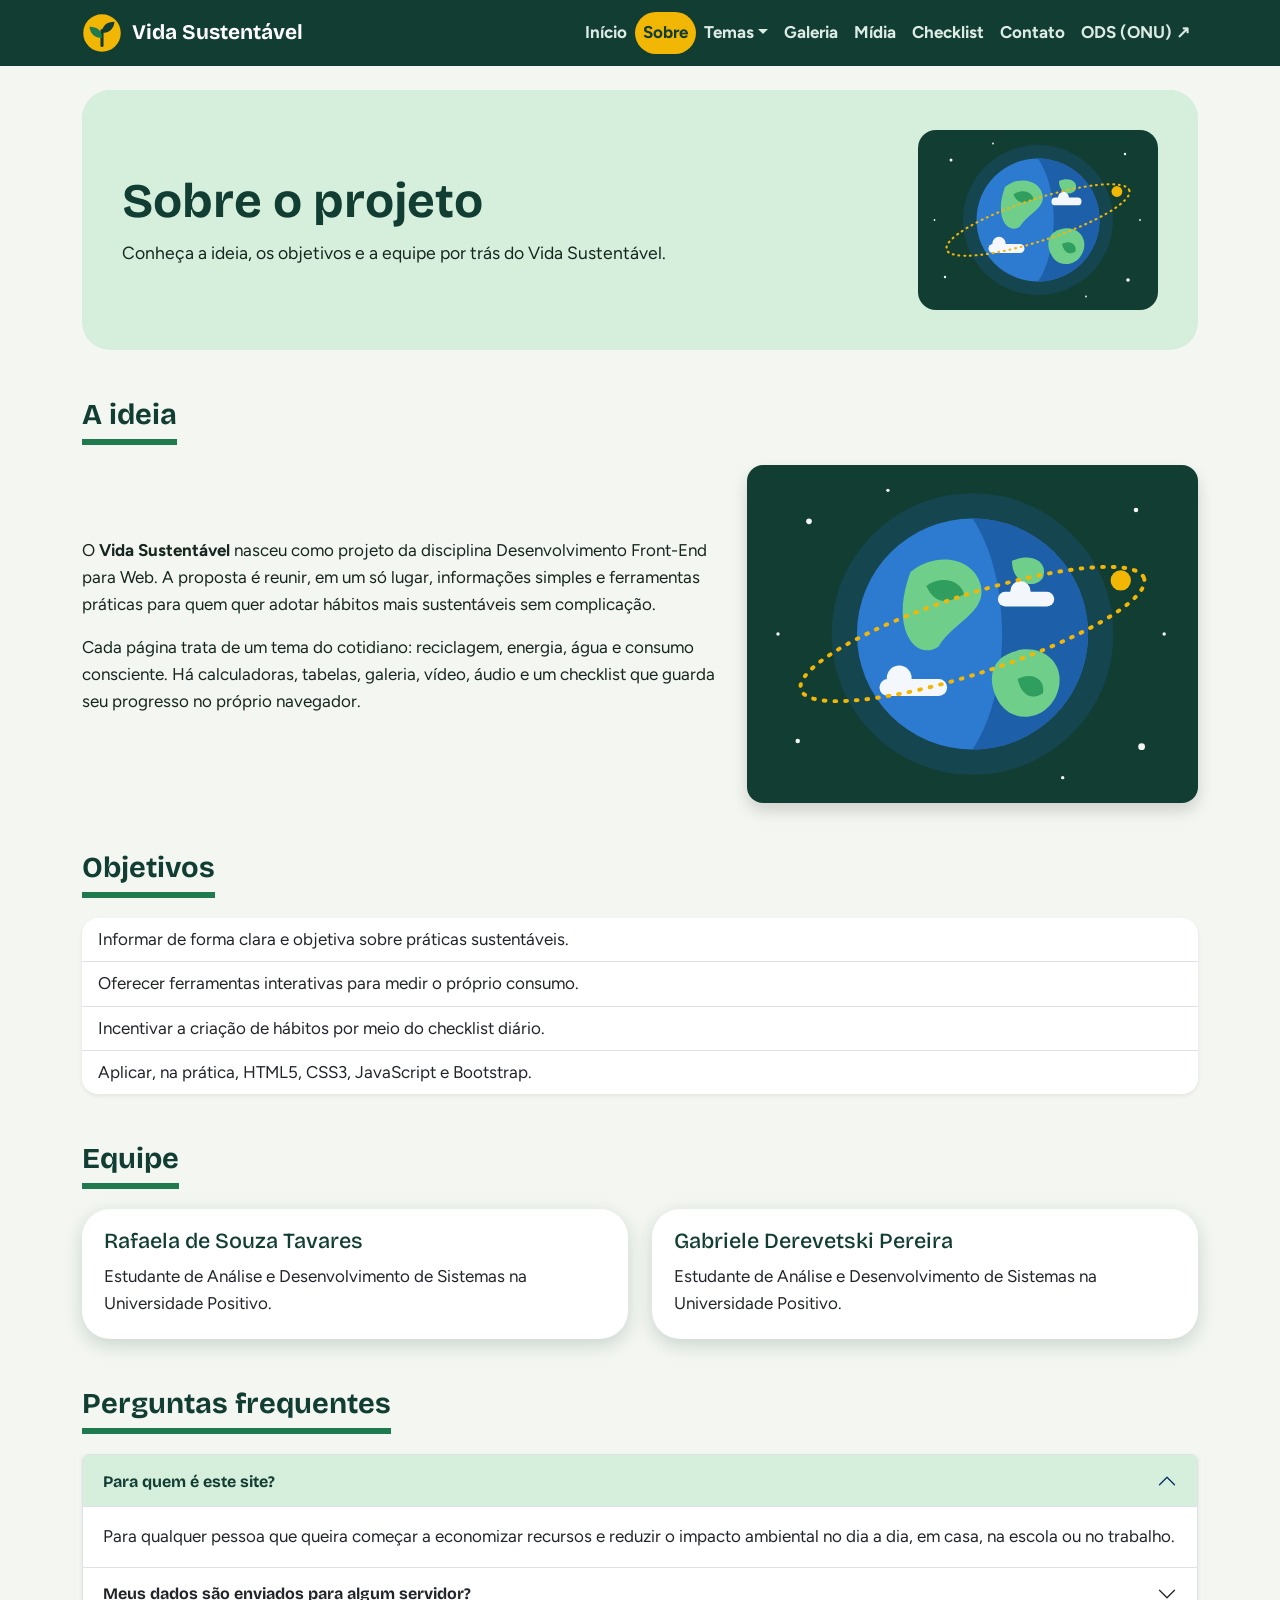
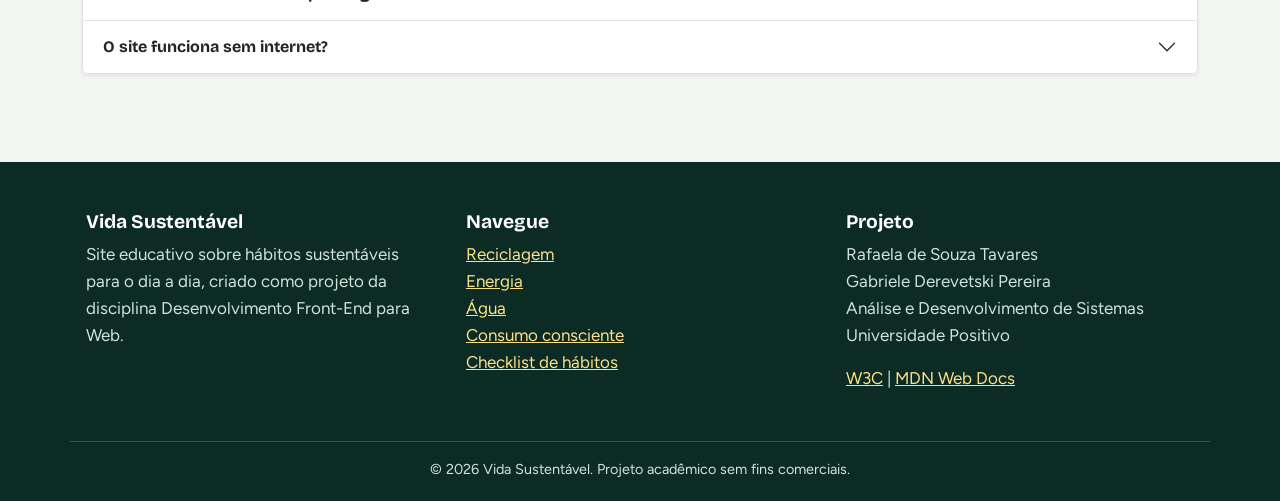
<file: sobre.html>
<!DOCTYPE html>
<!--
    Projeto: Vida Sustentável
    Disciplina: Desenvolvimento Front-End para Web (DFEW.08) - Universidade Positivo
    Equipe: Rafaela de Souza Tavares e Gabriele Derevetski Pereira
    Arquivo: sobre.html
    Descrição: página institucional com a ideia, os objetivos, a equipe e perguntas frequentes.
-->
<html lang="pt-BR">
<head>
    <meta charset="UTF-8">
    <meta name="viewport" content="width=device-width, initial-scale=1">
    <meta name="description" content="Conheça a ideia, os objetivos e a equipe do projeto Vida Sustentável.">
    <title>Sobre | Vida Sustentável</title>
    <link rel="icon" type="image/svg+xml" href="img/logo.svg">
    <link rel="stylesheet" href="css/bootstrap.min.css">
    <link rel="stylesheet" href="css/fontes.css">
    <link rel="stylesheet" href="css/estilo.css">
</head>
<body>
    <a class="pular-conteudo" href="#conteudo">Pular para o conteúdo</a>
    <nav class="navbar navbar-expand-lg navbar-dark navbar-vida sticky-top" aria-label="Menu principal">
        <div class="container">
            <a class="navbar-brand d-flex align-items-center" href="index.html">
                <img class="logo-menu" src="img/logo.svg" alt="Logotipo Vida Sustentável">
                <span>Vida Sustentável</span>
            </a>
            <button class="navbar-toggler" type="button" data-bs-toggle="collapse" data-bs-target="#menuPrincipal" aria-controls="menuPrincipal" aria-expanded="false" aria-label="Abrir menu">
                <span class="navbar-toggler-icon"></span>
            </button>
            <div class="collapse navbar-collapse" id="menuPrincipal">
                <ul class="navbar-nav ms-auto mb-2 mb-lg-0">
                    <li class="nav-item"><a class="nav-link" href="index.html">Início</a></li>
                    <li class="nav-item"><a class="nav-link active" href="sobre.html" aria-current="page">Sobre</a></li>
                    <li class="nav-item dropdown">
                        <a class="nav-link dropdown-toggle" href="#" role="button" data-bs-toggle="dropdown" aria-expanded="false">Temas</a>
                        <ul class="dropdown-menu">
                            <li><a class="dropdown-item" href="reciclagem.html">Reciclagem</a></li>
                            <li><a class="dropdown-item" href="energia.html">Energia</a></li>
                            <li><a class="dropdown-item" href="agua.html">Água</a></li>
                            <li><a class="dropdown-item" href="consumo.html">Consumo consciente</a></li>
                        </ul>
                    </li>
                    <li class="nav-item"><a class="nav-link" href="galeria.html">Galeria</a></li>
                    <li class="nav-item"><a class="nav-link" href="midia.html">Mídia</a></li>
                    <li class="nav-item"><a class="nav-link" href="checklist.html">Checklist</a></li>
                    <li class="nav-item"><a class="nav-link" href="contato.html">Contato</a></li>
                    <li class="nav-item"><a class="nav-link" href="https://brasil.un.org/pt-br/sdgs" target="_blank" rel="noopener noreferrer">ODS (ONU) &#8599;</a></li>
                </ul>
            </div>
        </div>
    </nav>
    <main id="conteudo" class="container pb-4">
        <header class="cabecalho-pagina">
            <div>
                <h1>Sobre o projeto</h1>
                <p>Conheça a ideia, os objetivos e a equipe por trás do Vida Sustentável.</p>
            </div>
            <img class="selo" src="img/planeta.svg" alt="Planeta Terra">
        </header>

        <section class="secao" aria-labelledby="titulo-ideia">
            <h2 id="titulo-ideia">A ideia</h2>
            <div class="row g-4 align-items-center">
                <div class="col-md-7">
                    <p>O <strong>Vida Sustentável</strong> nasceu como projeto da disciplina Desenvolvimento Front-End para Web. A proposta é reunir, em um só lugar, informações simples e ferramentas práticas para quem quer adotar hábitos mais sustentáveis sem complicação.</p>
                    <p>Cada página trata de um tema do cotidiano: reciclagem, energia, água e consumo consciente. Há calculadoras, tabelas, galeria, vídeo, áudio e um checklist que guarda seu progresso no próprio navegador.</p>
                </div>
                <div class="col-md-5">
                    <img class="img-fluid rounded-4 shadow" src="img/planeta.svg" alt="Planeta Terra com continentes verdes">
                </div>
            </div>
        </section>

        <section class="secao" aria-labelledby="titulo-obj">
            <h2 id="titulo-obj">Objetivos</h2>
            <ul class="list-group list-group-flush rounded-4 shadow-sm">
                <li class="list-group-item">Informar de forma clara e objetiva sobre práticas sustentáveis.</li>
                <li class="list-group-item">Oferecer ferramentas interativas para medir o próprio consumo.</li>
                <li class="list-group-item">Incentivar a criação de hábitos por meio do checklist diário.</li>
                <li class="list-group-item">Aplicar, na prática, HTML5, CSS3, JavaScript e Bootstrap.</li>
            </ul>
        </section>

        <section class="secao" aria-labelledby="titulo-equipe">
            <h2 id="titulo-equipe">Equipe</h2>
            <div class="row row-cols-1 row-cols-md-2 g-4">
                <div class="col">
                    <article class="card cartao-tema">
                        <div class="card-body">
                            <h3 class="card-title h5">Rafaela de Souza Tavares</h3>
                            <p class="card-text mb-0">Estudante de Análise e Desenvolvimento de Sistemas na Universidade Positivo.</p>
                        </div>
                    </article>
                </div>
                <div class="col">
                    <article class="card cartao-tema">
                        <div class="card-body">
                            <h3 class="card-title h5">Gabriele Derevetski Pereira</h3>
                            <p class="card-text mb-0">Estudante de Análise e Desenvolvimento de Sistemas na Universidade Positivo.</p>
                        </div>
                    </article>
                </div>
            </div>
        </section>

        <section class="secao" aria-labelledby="titulo-duvidas">
            <h2 id="titulo-duvidas">Perguntas frequentes</h2>
            <div class="accordion shadow-sm" id="faq">
                <div class="accordion-item">
                    <h3 class="accordion-header">
                        <button class="accordion-button" type="button" data-bs-toggle="collapse" data-bs-target="#faq1" aria-expanded="true" aria-controls="faq1">Para quem é este site?</button>
                    </h3>
                    <div id="faq1" class="accordion-collapse collapse show" data-bs-parent="#faq">
                        <div class="accordion-body">Para qualquer pessoa que queira começar a economizar recursos e reduzir o impacto ambiental no dia a dia, em casa, na escola ou no trabalho.</div>
                    </div>
                </div>
                <div class="accordion-item">
                    <h3 class="accordion-header">
                        <button class="accordion-button collapsed" type="button" data-bs-toggle="collapse" data-bs-target="#faq2" aria-expanded="false" aria-controls="faq2">Meus dados são enviados para algum servidor?</button>
                    </h3>
                    <div id="faq2" class="accordion-collapse collapse" data-bs-parent="#faq">
                        <div class="accordion-body">Não. Tudo o que você cadastra no checklist e no formulário de contato fica salvo apenas no seu navegador, por meio do recurso localStorage.</div>
                    </div>
                </div>
                <div class="accordion-item">
                    <h3 class="accordion-header">
                        <button class="accordion-button collapsed" type="button" data-bs-toggle="collapse" data-bs-target="#faq3" aria-expanded="false" aria-controls="faq3">O site funciona sem internet?</button>
                    </h3>
                    <div id="faq3" class="accordion-collapse collapse" data-bs-parent="#faq">
                        <div class="accordion-body">Sim. Todos os arquivos estão na pasta do projeto e o site abre a partir do arquivo index.html. Apenas os links externos exigem conexão.</div>
                    </div>
                </div>
            </div>
        </section>
    </main>
    <footer class="rodape">
        <div class="colunas">
            <div>
                <h2>Vida Sustentável</h2>
                <p>Site educativo sobre hábitos sustentáveis para o dia a dia, criado como projeto da disciplina Desenvolvimento Front-End para Web.</p>
            </div>
            <div>
                <h2>Navegue</h2>
                <ul>
                    <li><a href="reciclagem.html">Reciclagem</a></li>
                    <li><a href="energia.html">Energia</a></li>
                    <li><a href="agua.html">Água</a></li>
                    <li><a href="consumo.html">Consumo consciente</a></li>
                    <li><a href="checklist.html">Checklist de hábitos</a></li>
                </ul>
            </div>
            <div>
                <h2>Projeto</h2>
                <p>Rafaela de Souza Tavares<br>Gabriele Derevetski Pereira<br>Análise e Desenvolvimento de Sistemas<br>Universidade Positivo</p>
                <p><a href="https://www.w3.org/" target="_blank" rel="noopener noreferrer">W3C</a> | <a href="https://developer.mozilla.org/pt-BR/" target="_blank" rel="noopener noreferrer">MDN Web Docs</a></p>
            </div>
        </div>
        <p class="direitos">&copy; <span id="ano-atual">2026</span> Vida Sustentável. Projeto acadêmico sem fins comerciais.</p>
    </footer>
    <script src="js/bootstrap.bundle.min.js"></script>
    <script src="js/principal.js"></script>
</body>
</html>
</file>
<file: css/fontes.css>
/*
    Projeto: Vida Sustentável
    Disciplina: Desenvolvimento Front-End para Web (DFEW.08) - Universidade Positivo
    Equipe: Rafaela de Souza Tavares e Gabriele Derevetski Pereira
    Arquivo: css/fontes.css
    Descrição: fontes do site, guardadas na pasta css/fonts para funcionar sem internet.
    Bricolage Grotesque nos títulos e Figtree no texto corrido.
*/

@font-face {
    font-family: "Bricolage Grotesque";
    src: url("fonts/bricolage-grotesque-latin-wght-normal.woff2");
    font-weight: 200 800;
}

@font-face {
    font-family: "Figtree";
    src: url("fonts/figtree-latin-wght-normal.woff2");
    font-weight: 300 900;
}
</file>
<file: css/estilo.css>
/*
    Projeto: Vida Sustentável
    Disciplina: Desenvolvimento Front-End para Web (DFEW.08) - Universidade Positivo
    Equipe: Rafaela de Souza Tavares e Gabriele Derevetski Pereira
    Arquivo: css/estilo.css
    Descrição: folha de estilo externa compartilhada por todas as páginas do site.
    As fontes ficam em css/fontes.css. Cada tema tem uma cor: reciclagem = verde,
    energia = amarelo, água = azul e consumo consciente = vermelho.
*/

:root {
    --floresta: #123d33;
    --floresta-fundo: #0c2b24;
    --folha: #1f7a4d;
    --menta: #d6efdc;
    --papel: #f3f6f1;
    --tinta: #16251f;
    --azul: #1d5fa8;
    --azul-claro: #cfe6f8;
    --amarelo: #f2b705;
    --amarelo-claro: #fde08a;
    --vermelho: #c23624;
    --pessego: #f8d2b0;
    --raio: 18px;
    --raio-grande: 28px;
    --sombra: 0 6px 18px rgba(18, 61, 51, 0.18);
}

* {
    box-sizing: border-box;
}

html {
    scroll-behavior: smooth;
}

body {
    margin: 0;
    font-family: "Figtree", "Segoe UI", Arial, sans-serif;
    font-size: 17px;
    line-height: 1.6;
    color: var(--tinta);
    background-color: var(--papel);
}

h1,
h2,
h3,
h4,
h5 {
    font-family: "Bricolage Grotesque", "Trebuchet MS", Arial, sans-serif;
    font-weight: 700;
    color: var(--floresta);
    line-height: 1.2;
}

p {
    max-width: 700px;
}

a {
    color: var(--azul);
}

a:hover {
    color: var(--floresta);
}

a:focus,
button:focus {
    outline: 3px solid var(--azul);
    outline-offset: 3px;
}

img,
video {
    max-width: 100%;
    height: auto;
}

.pular-conteudo {
    position: absolute;
    left: -999px;
    top: 0;
    background: var(--amarelo);
    color: var(--floresta);
    padding: 0.5rem 1rem;
    z-index: 100;
}

.pular-conteudo:focus {
    left: 0;
}

.navbar-vida {
    background-color: var(--floresta);
}

.navbar-vida .navbar-brand,
.menu-puro .marca {
    display: flex;
    align-items: center;
    gap: 0.6rem;
    color: #ffffff;
    font-family: "Bricolage Grotesque", Arial, sans-serif;
    font-size: 1.3rem;
    font-weight: 700;
    text-decoration: none;
}

.navbar-vida .nav-link {
    border-radius: 999px;
    padding: 0.45rem 0.9rem;
    color: #dcebe3;
    font-weight: 700;
    transition: background-color 0.2s ease;
}

.navbar-vida .nav-link:hover,
.navbar-vida .nav-link:focus {
    color: #ffffff;
    background-color: rgba(255, 255, 255, 0.15);
}

.navbar-vida .nav-link.active {
    color: var(--floresta);
    background-color: var(--amarelo);
}

.navbar-vida .navbar-toggler {
    border-color: rgba(255, 255, 255, 0.6);
}

.navbar-vida .dropdown-menu {
    border: 0;
    border-radius: var(--raio);
    box-shadow: var(--sombra);
}

.navbar-vida .dropdown-item {
    font-weight: 700;
    color: var(--floresta);
}

.navbar-vida .dropdown-item:hover,
.navbar-vida .dropdown-item:focus {
    background-color: var(--menta);
    color: var(--floresta);
}

.logo-menu {
    width: 40px;
    height: 40px;
}

.menu-puro {
    position: sticky;
    top: 0;
    z-index: 50;
    background-color: var(--floresta);
}

.menu-puro .barra {
    display: flex;
    flex-wrap: wrap;
    align-items: center;
    justify-content: space-between;
    max-width: 1140px;
    margin: 0 auto;
    padding: 0.6rem 1rem;
}

.botao-menu {
    background: transparent;
    color: #ffffff;
    border: 1px solid rgba(255, 255, 255, 0.6);
    border-radius: 10px;
    padding: 0.35rem 0.8rem;
    font-size: 1.25rem;
    cursor: pointer;
}

.botao-menu:hover,
.botao-menu:focus {
    background-color: rgba(255, 255, 255, 0.15);
}

.lista-menu {
    display: none;
    flex-direction: column;
    width: 100%;
    margin: 0.5rem 0 0;
    padding: 0;
    list-style: none;
}

.lista-menu.aberta {
    display: flex;
}

.lista-menu a {
    display: block;
    border-radius: 999px;
    padding: 0.55rem 0.9rem;
    color: #dcebe3;
    font-weight: 700;
    text-decoration: none;
    transition: background-color 0.2s ease;
}

.lista-menu a:hover,
.lista-menu a:focus {
    color: #ffffff;
    background-color: rgba(255, 255, 255, 0.15);
}

.lista-menu a[aria-current="page"] {
    color: var(--floresta);
    background-color: var(--amarelo);
}

.submenu {
    margin: 0;
    padding-left: 1rem;
    list-style: none;
}

.container-puro {
    width: 100%;
    max-width: 1140px;
    margin: 0 auto;
    padding: 1.5rem 1rem;
}

.hero {
    display: flex;
    align-items: flex-start;
    padding: 3rem 0 17rem;
    color: #ffffff;
    background-color: var(--floresta);
    background-image: url("../img/banner.svg");
    background-repeat: no-repeat;
    background-position: 72% bottom;
    background-size: auto 100%;
}

.hero h1 {
    margin: 0 0 1rem;
    color: #ffffff;
    font-size: 3rem;
    font-weight: 800;
    line-height: 1;
}

.hero .subtitulo {
    margin: 0;
    font-size: 1.2rem;
    color: #e3f1e8;
}

.acoes-hero {
    display: flex;
    flex-wrap: wrap;
    gap: 0.75rem;
    margin-top: 2rem;
}

.hero .btn-light {
    border-color: var(--amarelo);
    background-color: var(--amarelo);
    color: var(--floresta);
}

.hero .btn-light:hover {
    border-color: #ffd34d;
    background-color: #ffd34d;
}

.hero .btn-outline-light {
    border-width: 2px;
}

.cabecalho-pagina {
    display: flex;
    align-items: center;
    justify-content: space-between;
    gap: 1.5rem;
    margin: 1.5rem 0 1rem;
    padding: 2rem 1.5rem;
    border-radius: var(--raio-grande);
    background-color: var(--menta);
}

.cabecalho-pagina h1 {
    margin: 0 0 0.5rem;
    font-size: 2.2rem;
}

.cabecalho-pagina p {
    margin: 0;
    font-size: 1.1rem;
}

.cabecalho-pagina .selo {
    display: none;
    width: 240px;
    border-radius: var(--raio);
}

.tema-reciclagem .cabecalho-pagina {
    background-color: var(--menta);
}

.tema-energia .cabecalho-pagina {
    background-color: var(--amarelo-claro);
}

.tema-agua .cabecalho-pagina {
    background-color: var(--azul-claro);
}

.tema-consumo .cabecalho-pagina {
    background-color: var(--pessego);
}

.secao {
    margin-top: 3rem;
}

.secao > h2 {
    display: inline-block;
    margin-bottom: 1.25rem;
    padding-bottom: 0.4rem;
    font-size: 1.8rem;
    border-bottom: 6px solid var(--folha);
}

.tema-energia .secao > h2 {
    border-bottom-color: var(--amarelo);
}

.tema-agua .secao > h2 {
    border-bottom-color: var(--azul);
}

.tema-consumo .secao > h2 {
    border-bottom-color: var(--vermelho);
}

.cartao-tema {
    height: 100%;
    border: 0;
    border-radius: var(--raio-grande);
    overflow: hidden;
    box-shadow: var(--sombra);
    transition: transform 0.2s ease;
}

.cartao-tema:hover {
    transform: translateY(-3px);
}

.cartao-tema .card-body {
    padding: 1.25rem 1.35rem 1.4rem;
}

.cartao-tema .card-title {
    font-family: "Bricolage Grotesque", Arial, sans-serif;
    font-size: 1.35rem;
    color: var(--floresta);
}

.btn {
    border-radius: 999px;
    font-weight: 700;
}

.btn-success {
    background-color: var(--folha);
    border-color: var(--folha);
    color: #ffffff;
}

.btn-success:hover,
.btn-success:focus {
    background-color: var(--floresta);
    border-color: var(--floresta);
    color: #ffffff;
}

.tema-energia .btn-success,
.tema-energia-cor .btn-success {
    background-color: var(--amarelo);
    border-color: var(--amarelo);
    color: var(--floresta);
}

.tema-agua .btn-success,
.tema-agua-cor .btn-success {
    background-color: var(--azul);
    border-color: var(--azul);
}

.tema-consumo .btn-success,
.tema-consumo-cor .btn-success {
    background-color: var(--vermelho);
    border-color: var(--vermelho);
}

.tema-energia .btn-success:hover,
.tema-energia-cor .btn-success:hover,
.tema-agua .btn-success:hover,
.tema-agua-cor .btn-success:hover,
.tema-consumo .btn-success:hover,
.tema-consumo-cor .btn-success:hover {
    background-color: var(--floresta);
    border-color: var(--floresta);
    color: #ffffff;
}

.btn-outline-success {
    border-width: 2px;
    border-color: var(--floresta);
    color: var(--floresta);
}

.btn-outline-success:hover {
    background-color: var(--floresta);
    border-color: var(--floresta);
    color: #ffffff;
}

.botao-puro {
    display: inline-block;
    border: 2px solid var(--floresta);
    border-radius: 999px;
    padding: 0.5rem 1.2rem;
    background-color: transparent;
    color: var(--floresta);
    font-family: inherit;
    font-size: 1rem;
    font-weight: 700;
    text-decoration: none;
    cursor: pointer;
    transition: background-color 0.2s ease;
}

.botao-puro:hover,
.botao-puro:focus {
    background-color: var(--menta);
}

.botao-puro.ativo {
    background-color: var(--floresta);
    color: #ffffff;
}

.filtros {
    display: flex;
    flex-wrap: wrap;
    gap: 0.5rem;
    margin-bottom: 1.5rem;
}

.galeria {
    display: grid;
    grid-template-columns: 1fr;
    gap: 1.25rem;
}

.item-galeria {
    margin: 0;
    overflow: hidden;
    border-radius: var(--raio-grande);
    background-color: #ffffff;
    box-shadow: var(--sombra);
}

.item-galeria img {
    display: block;
    width: 100%;
    cursor: zoom-in;
    transition: transform 0.3s ease;
}

.item-galeria:hover img {
    transform: scale(1.03);
}

.item-galeria figcaption {
    padding: 0.85rem 1.2rem 1rem;
    font-family: "Bricolage Grotesque", Arial, sans-serif;
    font-weight: 600;
    color: var(--floresta);
}

.oculto {
    display: none;
}

#visualizador {
    width: 90%;
    max-width: 760px;
    padding: 1rem;
    border: 0;
    border-radius: var(--raio-grande);
    text-align: center;
}

#visualizador::backdrop {
    background-color: rgba(12, 43, 36, 0.8);
}

#visualizador img {
    width: 100%;
    border-radius: var(--raio);
}

.bloco-midia {
    padding: 1.35rem;
    border-radius: var(--raio);
    background-color: #ffffff;
    box-shadow: var(--sombra);
}

.bloco-midia video,
.bloco-midia audio {
    display: block;
    width: 100%;
    border-radius: 12px;
}

.grade-midia {
    display: grid;
    grid-template-columns: 1fr;
    gap: 1.25rem;
}

.tabela-vida {
    border-radius: var(--raio);
    overflow: hidden;
    background-color: #ffffff;
    box-shadow: var(--sombra);
}

.tabela-vida thead th {
    background-color: var(--floresta);
    color: #ffffff;
    border-color: var(--floresta);
}

.tabela-vida tbody tr:hover {
    background-color: var(--menta);
}

.formulario-vida {
    padding: 1.5rem;
    border-radius: var(--raio);
    background-color: #ffffff;
    box-shadow: var(--sombra);
}

.formulario-vida label {
    margin-bottom: 0.25rem;
    font-weight: 700;
}

.formulario-vida input,
.formulario-vida select,
.formulario-vida textarea {
    border: 2px solid #b4c4ba;
    border-radius: 12px;
    transition: border-color 0.2s ease, box-shadow 0.2s ease, background-color 0.2s ease;
}

.formulario-vida input:hover,
.formulario-vida select:hover,
.formulario-vida textarea:hover {
    border-color: var(--folha);
}

.formulario-vida input:focus,
.formulario-vida select:focus,
.formulario-vida textarea:focus {
    border-color: var(--azul);
    outline: none;
    box-shadow: 0 0 0 0.25rem rgba(29, 95, 168, 0.25);
}

.formulario-vida input:invalid:not(:placeholder-shown),
.formulario-vida textarea:invalid:not(:placeholder-shown),
.formulario-vida.validado input:invalid,
.formulario-vida.validado select:invalid,
.formulario-vida.validado textarea:invalid {
    border-color: #c62828;
    background-color: #ffebee;
}

.formulario-vida input:valid:not(:placeholder-shown),
.formulario-vida textarea:valid:not(:placeholder-shown) {
    border-color: var(--folha);
}

#lista-habitos .list-group-item {
    gap: 0.75rem;
    transition: background-color 0.2s ease;
}

#lista-habitos .list-group-item:hover {
    background-color: var(--menta);
}

#lista-habitos .feito label {
    color: #6b7d74;
    text-decoration: line-through;
}

.lista-habitos-rotulo {
    flex: 1;
    cursor: pointer;
}

.form-check-input:checked {
    background-color: var(--folha);
    border-color: var(--folha);
}

.progress {
    border-radius: 999px;
    background-color: var(--menta);
}

.progress-bar.bg-success {
    background-color: var(--folha) !important;
}

.accordion-button {
    font-family: "Bricolage Grotesque", Arial, sans-serif;
    font-weight: 700;
}

.accordion-button:not(.collapsed) {
    background-color: var(--menta);
    color: var(--floresta);
}

.alert-success {
    background-color: var(--menta);
    border-color: var(--menta);
    color: var(--floresta);
}

.badge {
    border-radius: 999px;
    padding: 0.45em 0.9em;
}

.destaque-numero {
    display: block;
    color: var(--floresta);
    font-family: "Bricolage Grotesque", Arial, sans-serif;
    font-size: 2.4rem;
    font-weight: 800;
    line-height: 1.1;
}

.ods-6 {
    border-top: 8px solid #26bde2;
}

.ods-7 {
    border-top: 8px solid #fcc30b;
}

.ods-12 {
    border-top: 8px solid #bf8b2e;
}

.ods-13 {
    border-top: 8px solid #407f46;
}

.caixa-dica {
    padding: 1.5rem;
    border-radius: var(--raio-grande);
    background-color: var(--amarelo-claro);
    color: var(--floresta);
}

.caixa-dica .btn-success {
    background-color: var(--floresta);
    border-color: var(--floresta);
    color: #ffffff;
}

.rodape {
    margin-top: 4rem;
    padding: 3rem 0 1.25rem;
    background-color: var(--floresta-fundo);
    color: #cfe3d8;
}

.rodape .colunas {
    display: flex;
    flex-wrap: wrap;
    gap: 2rem;
    max-width: 1140px;
    margin: 0 auto;
    padding: 0 1rem;
}

.rodape .colunas > div {
    flex: 1 1 240px;
}

.rodape h2 {
    color: #ffffff;
    font-size: 1.2rem;
}

.rodape ul {
    margin: 0;
    padding: 0;
    list-style: none;
}

.rodape a {
    color: var(--amarelo-claro);
}

.rodape a:hover {
    color: #ffffff;
    text-decoration: none;
}

.rodape .direitos {
    max-width: 1140px;
    margin: 2rem auto 0;
    padding: 1rem 1rem 0;
    border-top: 1px solid rgba(255, 255, 255, 0.2);
    font-size: 0.9rem;
    text-align: center;
}

@media (min-width: 576px) {
    .galeria {
        grid-template-columns: repeat(2, 1fr);
    }
}

@media (min-width: 768px) {
    .grade-midia {
        grid-template-columns: 3fr 2fr;
    }

    .hero {
        align-items: center;
        padding: 4rem 0 14rem;
        background-size: cover;
        background-position: right bottom;
    }

    .hero h1 {
        font-size: 4.5rem;
    }

    .cabecalho-pagina {
        padding: 2.5rem;
    }

    .cabecalho-pagina h1 {
        font-size: 3rem;
    }

    .cabecalho-pagina .selo {
        display: block;
    }
}

@media (min-width: 992px) {
    .galeria {
        grid-template-columns: repeat(3, 1fr);
    }

    .botao-menu {
        display: none;
    }

    .lista-menu {
        display: flex;
        flex-direction: row;
        align-items: center;
        width: auto;
        margin: 0;
        gap: 0.15rem;
    }

    .tem-submenu {
        position: relative;
    }

    .submenu {
        display: none;
        position: absolute;
        top: 100%;
        left: 0;
        min-width: 200px;
        padding: 0.5rem;
        border-radius: var(--raio);
        background-color: #ffffff;
        box-shadow: var(--sombra);
    }

    .submenu a {
        color: var(--floresta);
    }

    .submenu a:hover,
    .submenu a:focus {
        background-color: var(--menta);
    }

    .tem-submenu:hover > .submenu,
    .tem-submenu:focus-within > .submenu {
        display: block;
    }
}
</file>
